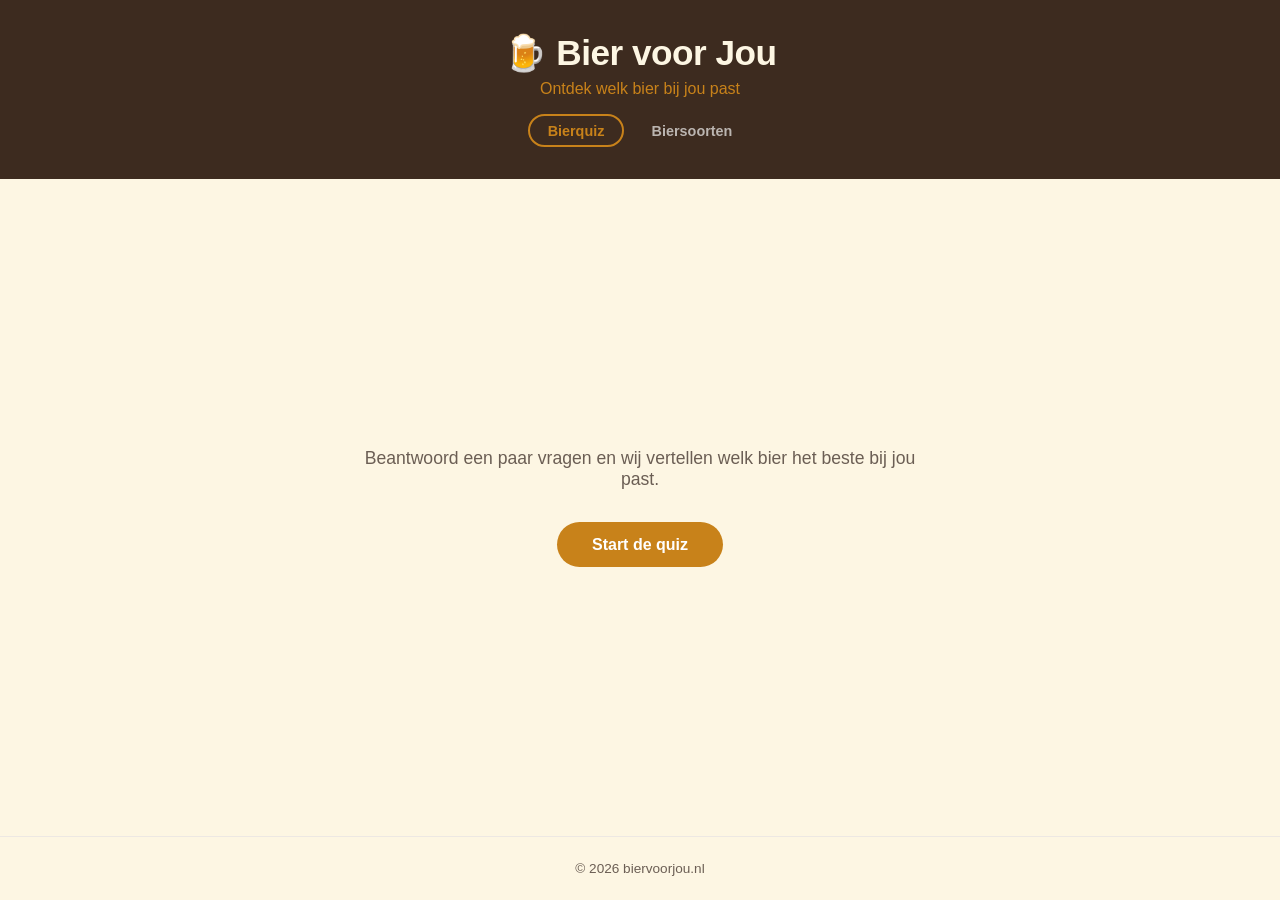
<file: index.html>
<!DOCTYPE html>
<html lang="nl">
<head>
  <meta charset="UTF-8" />
  <meta name="viewport" content="width=device-width, initial-scale=1.0" />
  <title>Bier voor Jou</title>
  <link rel="stylesheet" href="style.css" />
</head>
<body>
  <header>
    <h1><a href="index.html">🍺 Bier voor Jou</a></h1>
    <p class="tagline">Ontdek welk bier bij jou past</p>
    <nav>
      <a href="index.html" class="nav-link active">Bierquiz</a>
      <a href="biersoorten.html" class="nav-link">Biersoorten</a>
    </nav>
  </header>

  <main>
    <section id="intro">
      <p>Beantwoord een paar vragen en wij vertellen welk bier het beste bij jou past.</p>
      <button id="start-btn" class="btn-primary">Start de quiz</button>
    </section>

    <section id="quiz" class="hidden">
      <div id="progress">
        <span id="progress-text">Vraag 1 van 5</span>
        <div id="progress-bar"><div id="progress-fill"></div></div>
      </div>
      <div id="question-block">
        <h2 id="question-text"></h2>
        <div id="options"></div>
      </div>
    </section>

    <section id="result" class="hidden">
      <h2>Jouw bier is:</h2>
      <div id="result-card">
        <div id="result-icon"></div>
        <h3 id="result-name"></h3>
        <p id="result-description"></p>
        <p id="result-examples" class="examples"></p>
        <a id="result-more-link" href="#" class="result-more hidden">Lees meer over dit biertype →</a>
      </div>
      <button id="restart-btn" class="btn-secondary">Doe de quiz opnieuw</button>
    </section>
  </main>

  <footer>
    <p>© 2026 biervoorjou.nl</p>
  </footer>

  <script src="quiz.js"></script>
</body>
</html>
</file>
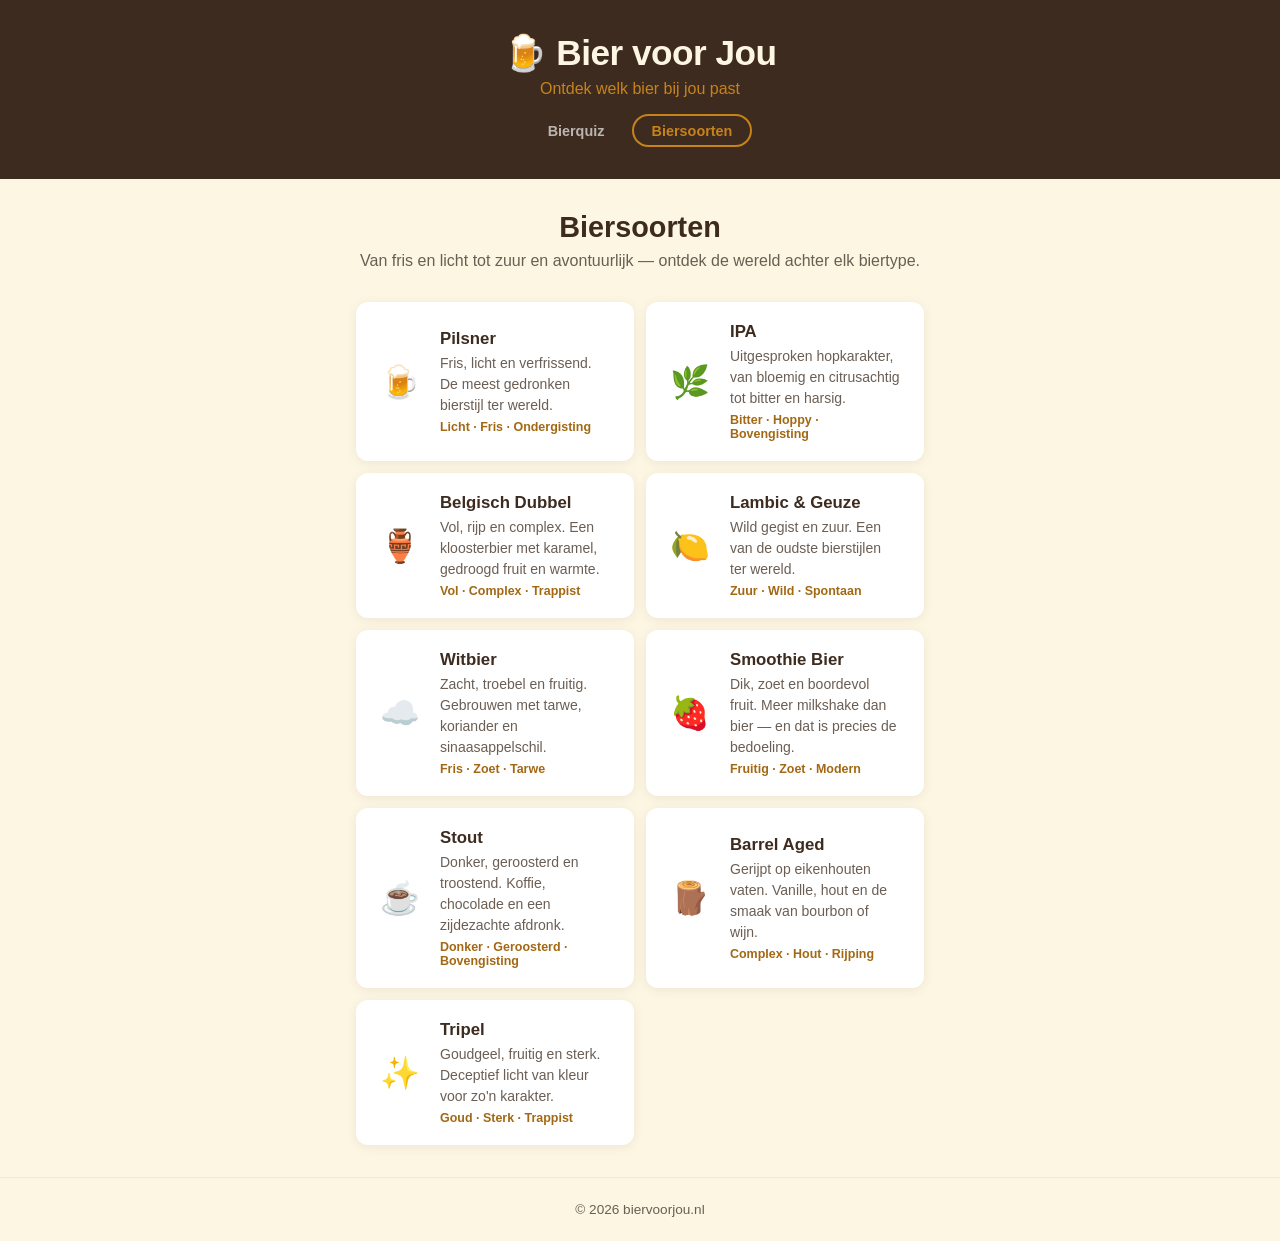
<file: biersoorten.html>
<!DOCTYPE html>
<html lang="nl">
<head>
  <meta charset="UTF-8" />
  <meta name="viewport" content="width=device-width, initial-scale=1.0" />
  <title>Biersoorten — Bier voor Jou</title>
  <link rel="stylesheet" href="style.css" />
</head>
<body>
  <header>
    <h1><a href="index.html">🍺 Bier voor Jou</a></h1>
    <p class="tagline">Ontdek welk bier bij jou past</p>
    <nav>
      <a href="index.html" class="nav-link">Bierquiz</a>
      <a href="biersoorten.html" class="nav-link active">Biersoorten</a>
    </nav>
  </header>

  <main class="main-wide">
    <h2 class="page-title">Biersoorten</h2>
    <p class="page-intro">Van fris en licht tot zuur en avontuurlijk — ontdek de wereld achter elk biertype.</p>

    <div class="beer-grid">
      <a href="biersoorten/pilsner.html" class="beer-card">
        <div class="beer-card-icon">🍺</div>
        <div class="beer-card-body">
          <h3>Pilsner</h3>
          <p>Fris, licht en verfrissend. De meest gedronken bierstijl ter wereld.</p>
          <span class="beer-card-tags">Licht · Fris · Ondergisting</span>
        </div>
      </a>

      <a href="biersoorten/ipa.html" class="beer-card">
        <div class="beer-card-icon">🌿</div>
        <div class="beer-card-body">
          <h3>IPA</h3>
          <p>Uitgesproken hopkarakter, van bloemig en citrusachtig tot bitter en harsig.</p>
          <span class="beer-card-tags">Bitter · Hoppy · Bovengisting</span>
        </div>
      </a>

      <a href="biersoorten/dubbel.html" class="beer-card">
        <div class="beer-card-icon">🏺</div>
        <div class="beer-card-body">
          <h3>Belgisch Dubbel</h3>
          <p>Vol, rijp en complex. Een kloosterbier met karamel, gedroogd fruit en warmte.</p>
          <span class="beer-card-tags">Vol · Complex · Trappist</span>
        </div>
      </a>

      <a href="biersoorten/geuze.html" class="beer-card">
        <div class="beer-card-icon">🍋</div>
        <div class="beer-card-body">
          <h3>Lambic &amp; Geuze</h3>
          <p>Wild gegist en zuur. Een van de oudste bierstijlen ter wereld.</p>
          <span class="beer-card-tags">Zuur · Wild · Spontaan</span>
        </div>
      </a>

      <a href="biersoorten/witbier.html" class="beer-card">
        <div class="beer-card-icon">☁️</div>
        <div class="beer-card-body">
          <h3>Witbier</h3>
          <p>Zacht, troebel en fruitig. Gebrouwen met tarwe, koriander en sinaasappelschil.</p>
          <span class="beer-card-tags">Fris · Zoet · Tarwe</span>
        </div>
      </a>

      <a href="biersoorten/smoothie.html" class="beer-card">
        <div class="beer-card-icon">🍓</div>
        <div class="beer-card-body">
          <h3>Smoothie Bier</h3>
          <p>Dik, zoet en boordevol fruit. Meer milkshake dan bier — en dat is precies de bedoeling.</p>
          <span class="beer-card-tags">Fruitig · Zoet · Modern</span>
        </div>
      </a>

      <a href="biersoorten/stout.html" class="beer-card">
        <div class="beer-card-icon">☕</div>
        <div class="beer-card-body">
          <h3>Stout</h3>
          <p>Donker, geroosterd en troostend. Koffie, chocolade en een zijdezachte afdronk.</p>
          <span class="beer-card-tags">Donker · Geroosterd · Bovengisting</span>
        </div>
      </a>

      <a href="biersoorten/barrel.html" class="beer-card">
        <div class="beer-card-icon">🪵</div>
        <div class="beer-card-body">
          <h3>Barrel Aged</h3>
          <p>Gerijpt op eikenhouten vaten. Vanille, hout en de smaak van bourbon of wijn.</p>
          <span class="beer-card-tags">Complex · Hout · Rijping</span>
        </div>
      </a>

      <a href="biersoorten/tripel.html" class="beer-card">
        <div class="beer-card-icon">✨</div>
        <div class="beer-card-body">
          <h3>Tripel</h3>
          <p>Goudgeel, fruitig en sterk. Deceptief licht van kleur voor zo'n karakter.</p>
          <span class="beer-card-tags">Goud · Sterk · Trappist</span>
        </div>
      </a>
    </div>
  </main>

  <footer>
    <p>© 2026 biervoorjou.nl</p>
  </footer>
</body>
</html>
</file>
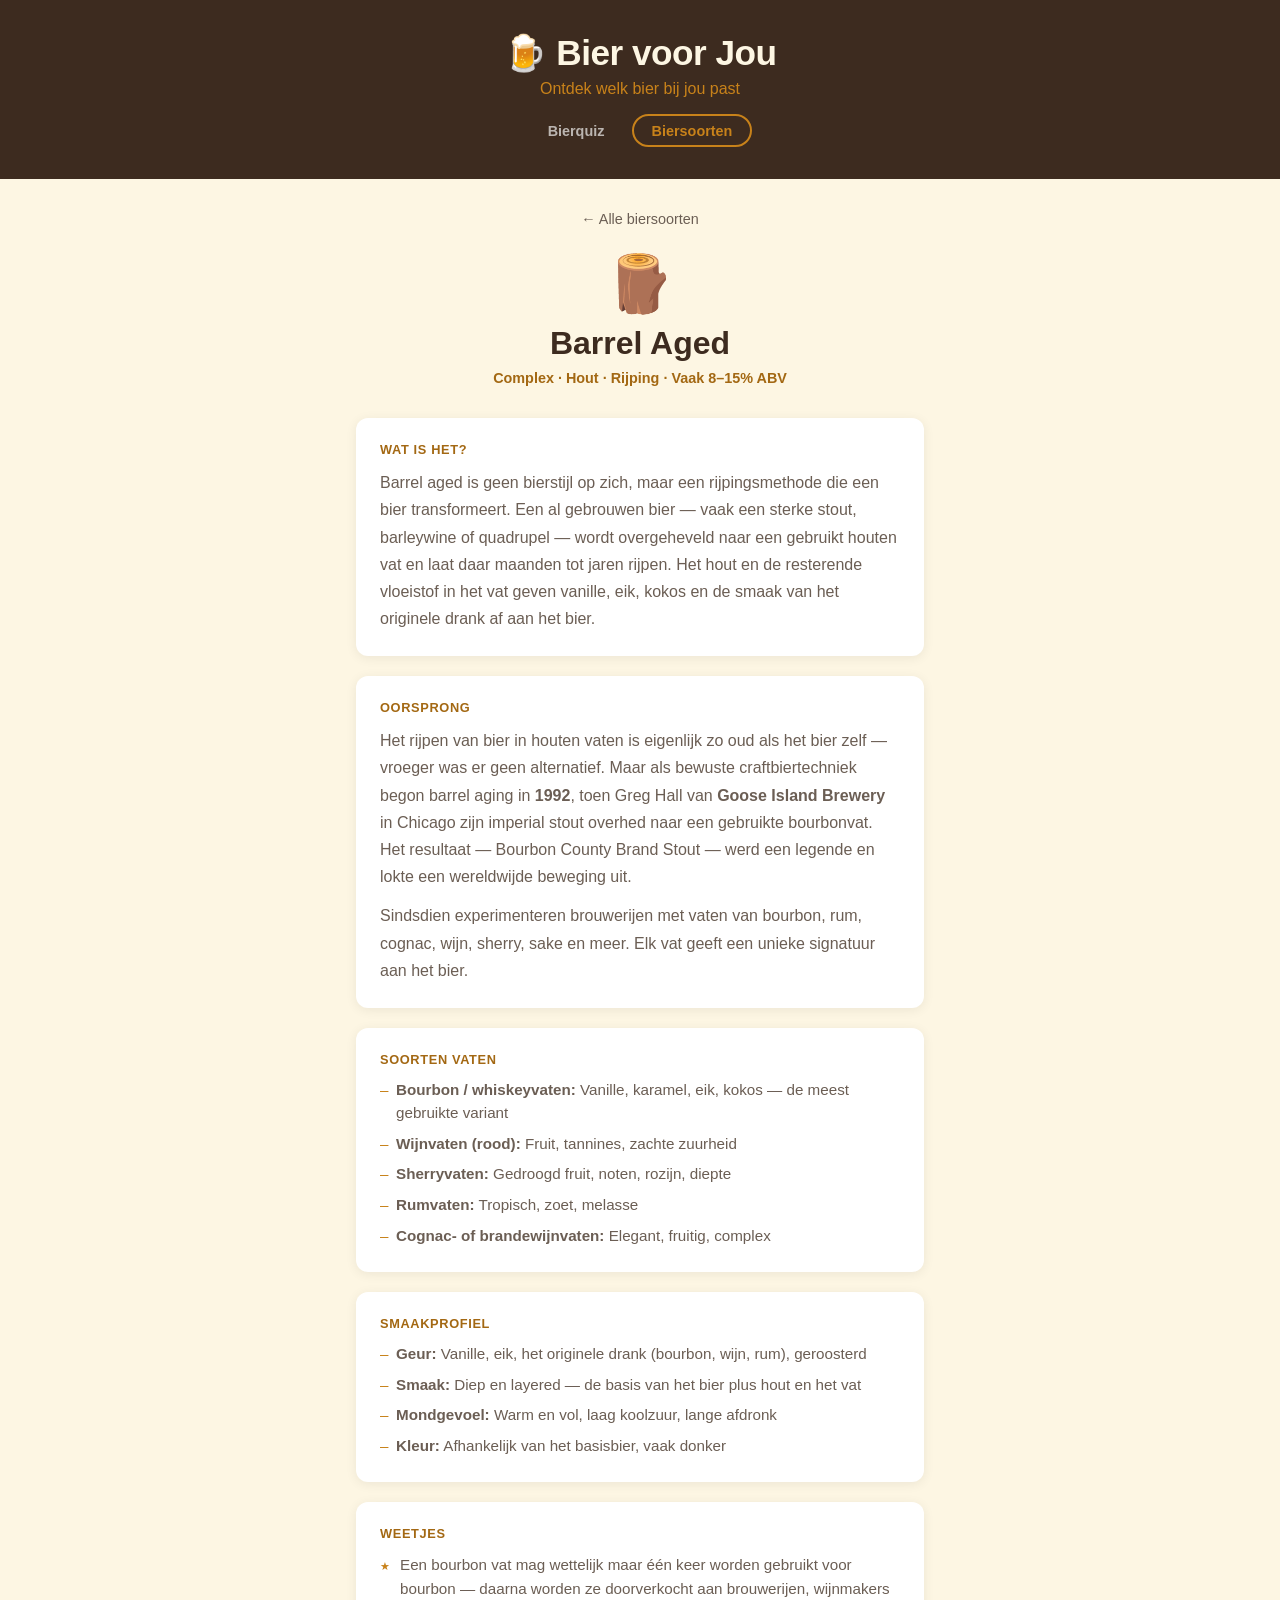
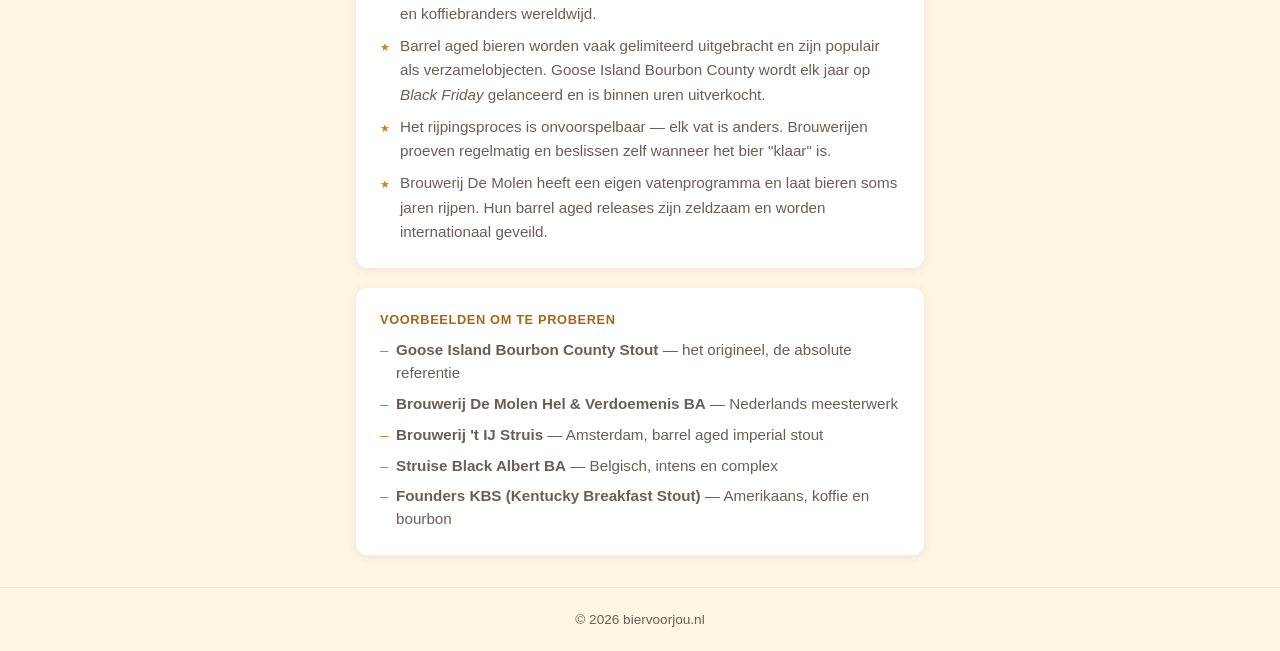
<file: biersoorten/barrel.html>
<!DOCTYPE html>
<html lang="nl">
<head>
  <meta charset="UTF-8" />
  <meta name="viewport" content="width=device-width, initial-scale=1.0" />
  <title>Barrel Aged — Bier voor Jou</title>
  <link rel="stylesheet" href="../style.css" />
</head>
<body>
  <header>
    <h1><a href="../index.html">🍺 Bier voor Jou</a></h1>
    <p class="tagline">Ontdek welk bier bij jou past</p>
    <nav>
      <a href="../index.html" class="nav-link">Bierquiz</a>
      <a href="../biersoorten.html" class="nav-link active">Biersoorten</a>
    </nav>
  </header>

  <main class="main-wide">
    <a href="../biersoorten.html" class="breadcrumb">← Alle biersoorten</a>

    <div class="beer-hero">
      <div class="beer-hero-icon">🪵</div>
      <h2>Barrel Aged</h2>
      <p class="beer-hero-tags">Complex · Hout · Rijping · Vaak 8–15% ABV</p>
    </div>

    <div class="beer-content">
      <div class="beer-section">
        <h3>Wat is het?</h3>
        <p>Barrel aged is geen bierstijl op zich, maar een rijpingsmethode die een bier transformeert. Een al gebrouwen bier — vaak een sterke stout, barleywine of quadrupel — wordt overgeheveld naar een gebruikt houten vat en laat daar maanden tot jaren rijpen. Het hout en de resterende vloeistof in het vat geven vanille, eik, kokos en de smaak van het originele drank af aan het bier.</p>
      </div>

      <div class="beer-section">
        <h3>Oorsprong</h3>
        <p>Het rijpen van bier in houten vaten is eigenlijk zo oud als het bier zelf — vroeger was er geen alternatief. Maar als bewuste craftbiertechniek begon barrel aging in <strong>1992</strong>, toen Greg Hall van <strong>Goose Island Brewery</strong> in Chicago zijn imperial stout overhed naar een gebruikte bourbonvat. Het resultaat — Bourbon County Brand Stout — werd een legende en lokte een wereldwijde beweging uit.</p>
        <p>Sindsdien experimenteren brouwerijen met vaten van bourbon, rum, cognac, wijn, sherry, sake en meer. Elk vat geeft een unieke signatuur aan het bier.</p>
      </div>

      <div class="beer-section">
        <h3>Soorten vaten</h3>
        <ul class="taste-list">
          <li><strong>Bourbon / whiskeyvaten:</strong> Vanille, karamel, eik, kokos — de meest gebruikte variant</li>
          <li><strong>Wijnvaten (rood):</strong> Fruit, tannines, zachte zuurheid</li>
          <li><strong>Sherryvaten:</strong> Gedroogd fruit, noten, rozijn, diepte</li>
          <li><strong>Rumvaten:</strong> Tropisch, zoet, melasse</li>
          <li><strong>Cognac- of brandewijnvaten:</strong> Elegant, fruitig, complex</li>
        </ul>
      </div>

      <div class="beer-section">
        <h3>Smaakprofiel</h3>
        <ul class="taste-list">
          <li><strong>Geur:</strong> Vanille, eik, het originele drank (bourbon, wijn, rum), geroosterd</li>
          <li><strong>Smaak:</strong> Diep en layered — de basis van het bier plus hout en het vat</li>
          <li><strong>Mondgevoel:</strong> Warm en vol, laag koolzuur, lange afdronk</li>
          <li><strong>Kleur:</strong> Afhankelijk van het basisbier, vaak donker</li>
        </ul>
      </div>

      <div class="beer-section">
        <h3>Weetjes</h3>
        <ul class="facts-list">
          <li>Een bourbon vat mag wettelijk maar één keer worden gebruikt voor bourbon — daarna worden ze doorverkocht aan brouwerijen, wijnmakers en koffiebranders wereldwijd.</li>
          <li>Barrel aged bieren worden vaak gelimiteerd uitgebracht en zijn populair als verzamelobjecten. Goose Island Bourbon County wordt elk jaar op <em>Black Friday</em> gelanceerd en is binnen uren uitverkocht.</li>
          <li>Het rijpingsproces is onvoorspelbaar — elk vat is anders. Brouwerijen proeven regelmatig en beslissen zelf wanneer het bier "klaar" is.</li>
          <li>Brouwerij De Molen heeft een eigen vatenprogramma en laat bieren soms jaren rijpen. Hun barrel aged releases zijn zeldzaam en worden internationaal geveild.</li>
        </ul>
      </div>

      <div class="beer-section">
        <h3>Voorbeelden om te proberen</h3>
        <ul class="examples-list">
          <li><strong>Goose Island Bourbon County Stout</strong> — het origineel, de absolute referentie</li>
          <li><strong>Brouwerij De Molen Hel &amp; Verdoemenis BA</strong> — Nederlands meesterwerk</li>
          <li><strong>Brouwerij 't IJ Struis</strong> — Amsterdam, barrel aged imperial stout</li>
          <li><strong>Struise Black Albert BA</strong> — Belgisch, intens en complex</li>
          <li><strong>Founders KBS (Kentucky Breakfast Stout)</strong> — Amerikaans, koffie en bourbon</li>
        </ul>
      </div>
    </div>
  </main>

  <footer>
    <p>© 2026 biervoorjou.nl</p>
  </footer>
</body>
</html>
</file>
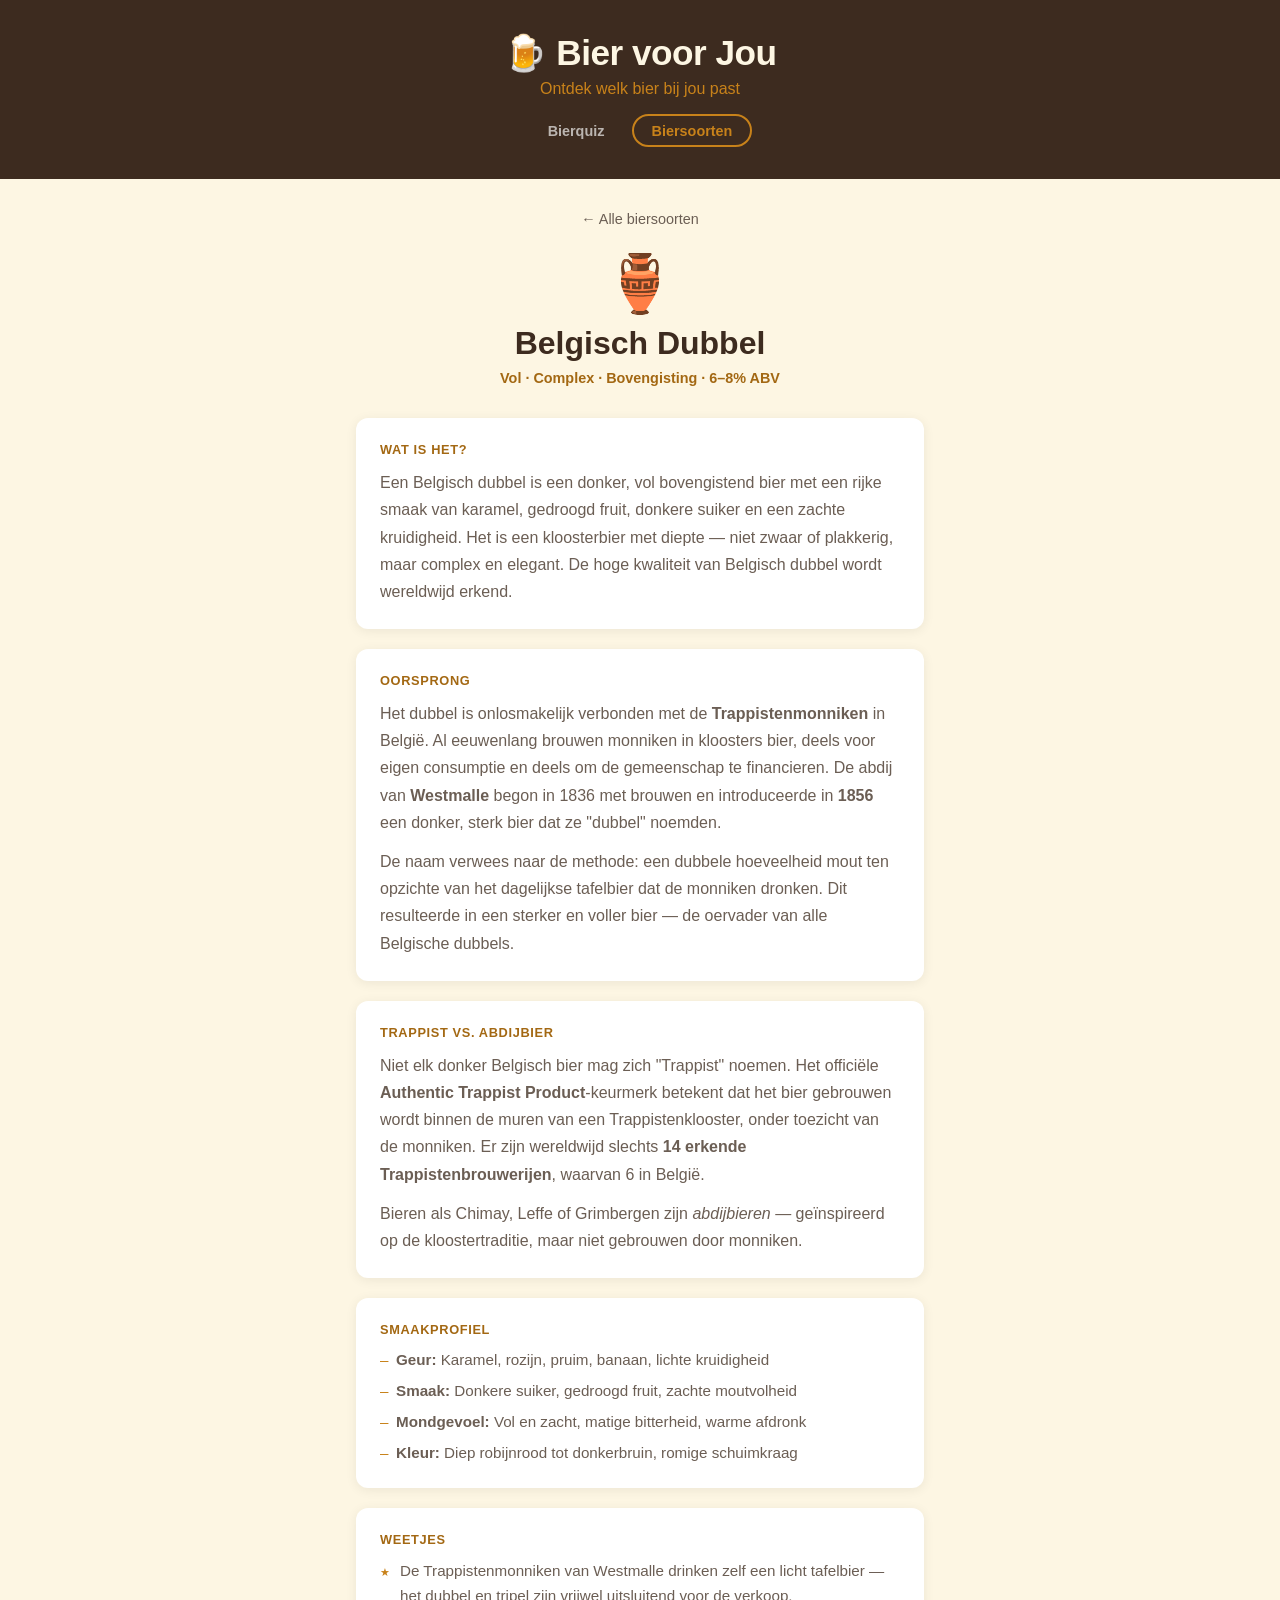
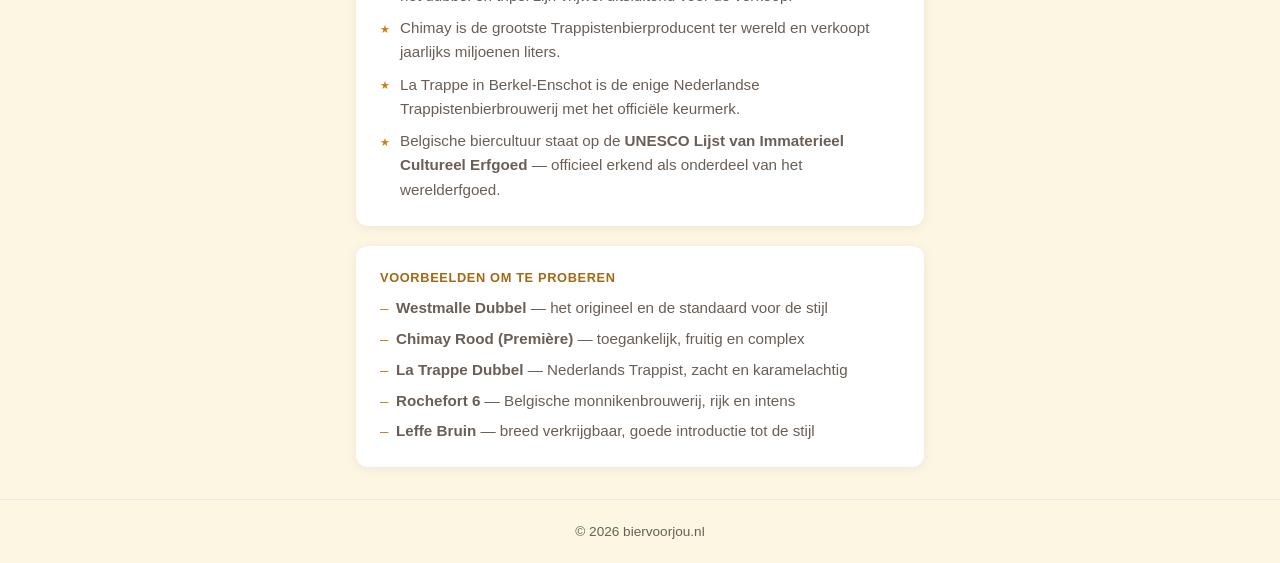
<file: biersoorten/dubbel.html>
<!DOCTYPE html>
<html lang="nl">
<head>
  <meta charset="UTF-8" />
  <meta name="viewport" content="width=device-width, initial-scale=1.0" />
  <title>Belgisch Dubbel — Bier voor Jou</title>
  <link rel="stylesheet" href="../style.css" />
</head>
<body>
  <header>
    <h1><a href="../index.html">🍺 Bier voor Jou</a></h1>
    <p class="tagline">Ontdek welk bier bij jou past</p>
    <nav>
      <a href="../index.html" class="nav-link">Bierquiz</a>
      <a href="../biersoorten.html" class="nav-link active">Biersoorten</a>
    </nav>
  </header>

  <main class="main-wide">
    <a href="../biersoorten.html" class="breadcrumb">← Alle biersoorten</a>

    <div class="beer-hero">
      <div class="beer-hero-icon">🏺</div>
      <h2>Belgisch Dubbel</h2>
      <p class="beer-hero-tags">Vol · Complex · Bovengisting · 6–8% ABV</p>
    </div>

    <div class="beer-content">
      <div class="beer-section">
        <h3>Wat is het?</h3>
        <p>Een Belgisch dubbel is een donker, vol bovengistend bier met een rijke smaak van karamel, gedroogd fruit, donkere suiker en een zachte kruidigheid. Het is een kloosterbier met diepte — niet zwaar of plakkerig, maar complex en elegant. De hoge kwaliteit van Belgisch dubbel wordt wereldwijd erkend.</p>
      </div>

      <div class="beer-section">
        <h3>Oorsprong</h3>
        <p>Het dubbel is onlosmakelijk verbonden met de <strong>Trappistenmonniken</strong> in België. Al eeuwenlang brouwen monniken in kloosters bier, deels voor eigen consumptie en deels om de gemeenschap te financieren. De abdij van <strong>Westmalle</strong> begon in 1836 met brouwen en introduceerde in <strong>1856</strong> een donker, sterk bier dat ze "dubbel" noemden.</p>
        <p>De naam verwees naar de methode: een dubbele hoeveelheid mout ten opzichte van het dagelijkse tafelbier dat de monniken dronken. Dit resulteerde in een sterker en voller bier — de oervader van alle Belgische dubbels.</p>
      </div>

      <div class="beer-section">
        <h3>Trappist vs. abdijbier</h3>
        <p>Niet elk donker Belgisch bier mag zich "Trappist" noemen. Het officiële <strong>Authentic Trappist Product</strong>-keurmerk betekent dat het bier gebrouwen wordt binnen de muren van een Trappistenklooster, onder toezicht van de monniken. Er zijn wereldwijd slechts <strong>14 erkende Trappistenbrouwerijen</strong>, waarvan 6 in België.</p>
        <p>Bieren als Chimay, Leffe of Grimbergen zijn <em>abdijbieren</em> — geïnspireerd op de kloostertraditie, maar niet gebrouwen door monniken.</p>
      </div>

      <div class="beer-section">
        <h3>Smaakprofiel</h3>
        <ul class="taste-list">
          <li><strong>Geur:</strong> Karamel, rozijn, pruim, banaan, lichte kruidigheid</li>
          <li><strong>Smaak:</strong> Donkere suiker, gedroogd fruit, zachte moutvolheid</li>
          <li><strong>Mondgevoel:</strong> Vol en zacht, matige bitterheid, warme afdronk</li>
          <li><strong>Kleur:</strong> Diep robijnrood tot donkerbruin, romige schuimkraag</li>
        </ul>
      </div>

      <div class="beer-section">
        <h3>Weetjes</h3>
        <ul class="facts-list">
          <li>De Trappistenmonniken van Westmalle drinken zelf een licht tafelbier — het dubbel en tripel zijn vrijwel uitsluitend voor de verkoop.</li>
          <li>Chimay is de grootste Trappistenbierproducent ter wereld en verkoopt jaarlijks miljoenen liters.</li>
          <li>La Trappe in Berkel-Enschot is de enige Nederlandse Trappistenbierbrouwerij met het officiële keurmerk.</li>
          <li>Belgische biercultuur staat op de <strong>UNESCO Lijst van Immaterieel Cultureel Erfgoed</strong> — officieel erkend als onderdeel van het werelderfgoed.</li>
        </ul>
      </div>

      <div class="beer-section">
        <h3>Voorbeelden om te proberen</h3>
        <ul class="examples-list">
          <li><strong>Westmalle Dubbel</strong> — het origineel en de standaard voor de stijl</li>
          <li><strong>Chimay Rood (Première)</strong> — toegankelijk, fruitig en complex</li>
          <li><strong>La Trappe Dubbel</strong> — Nederlands Trappist, zacht en karamelachtig</li>
          <li><strong>Rochefort 6</strong> — Belgische monnikenbrouwerij, rijk en intens</li>
          <li><strong>Leffe Bruin</strong> — breed verkrijgbaar, goede introductie tot de stijl</li>
        </ul>
      </div>
    </div>
  </main>

  <footer>
    <p>© 2026 biervoorjou.nl</p>
  </footer>
</body>
</html>
</file>
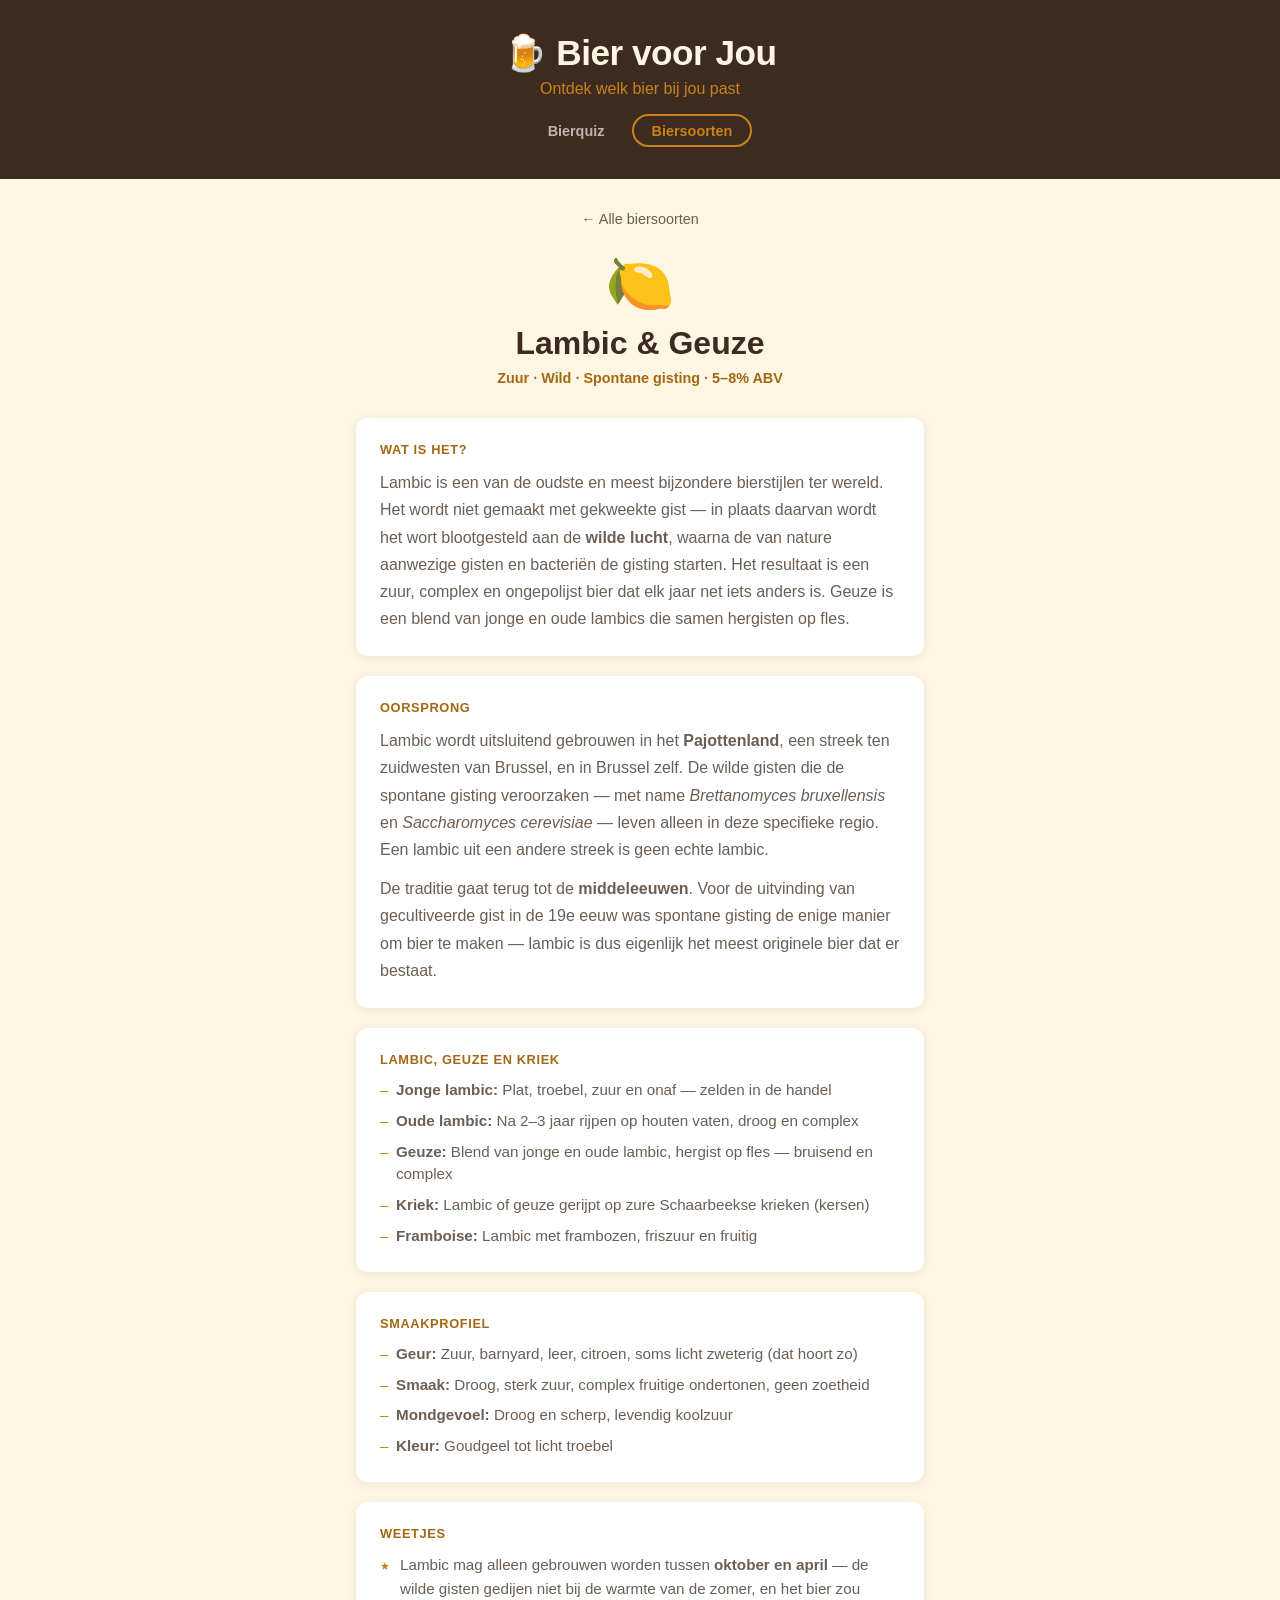
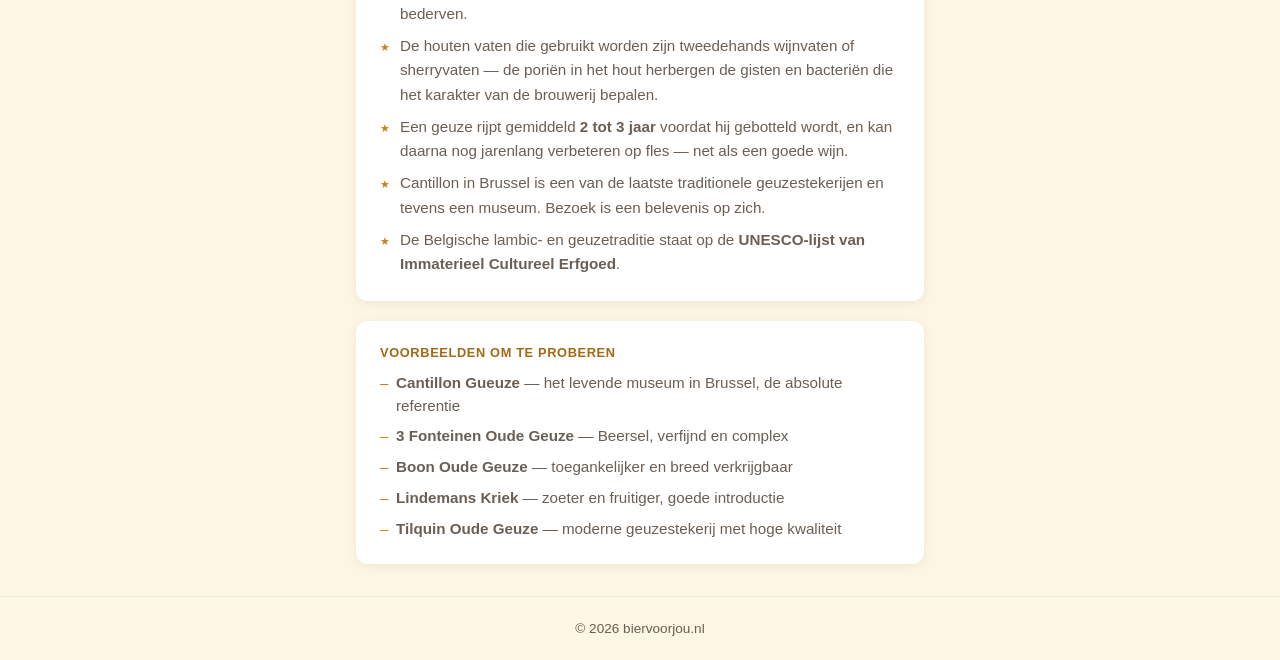
<file: biersoorten/geuze.html>
<!DOCTYPE html>
<html lang="nl">
<head>
  <meta charset="UTF-8" />
  <meta name="viewport" content="width=device-width, initial-scale=1.0" />
  <title>Lambic &amp; Geuze — Bier voor Jou</title>
  <link rel="stylesheet" href="../style.css" />
</head>
<body>
  <header>
    <h1><a href="../index.html">🍺 Bier voor Jou</a></h1>
    <p class="tagline">Ontdek welk bier bij jou past</p>
    <nav>
      <a href="../index.html" class="nav-link">Bierquiz</a>
      <a href="../biersoorten.html" class="nav-link active">Biersoorten</a>
    </nav>
  </header>

  <main class="main-wide">
    <a href="../biersoorten.html" class="breadcrumb">← Alle biersoorten</a>

    <div class="beer-hero">
      <div class="beer-hero-icon">🍋</div>
      <h2>Lambic &amp; Geuze</h2>
      <p class="beer-hero-tags">Zuur · Wild · Spontane gisting · 5–8% ABV</p>
    </div>

    <div class="beer-content">
      <div class="beer-section">
        <h3>Wat is het?</h3>
        <p>Lambic is een van de oudste en meest bijzondere bierstijlen ter wereld. Het wordt niet gemaakt met gekweekte gist — in plaats daarvan wordt het wort blootgesteld aan de <strong>wilde lucht</strong>, waarna de van nature aanwezige gisten en bacteriën de gisting starten. Het resultaat is een zuur, complex en ongepolijst bier dat elk jaar net iets anders is. Geuze is een blend van jonge en oude lambics die samen hergisten op fles.</p>
      </div>

      <div class="beer-section">
        <h3>Oorsprong</h3>
        <p>Lambic wordt uitsluitend gebrouwen in het <strong>Pajottenland</strong>, een streek ten zuidwesten van Brussel, en in Brussel zelf. De wilde gisten die de spontane gisting veroorzaken — met name <em>Brettanomyces bruxellensis</em> en <em>Saccharomyces cerevisiae</em> — leven alleen in deze specifieke regio. Een lambic uit een andere streek is geen echte lambic.</p>
        <p>De traditie gaat terug tot de <strong>middeleeuwen</strong>. Voor de uitvinding van gecultiveerde gist in de 19e eeuw was spontane gisting de enige manier om bier te maken — lambic is dus eigenlijk het meest originele bier dat er bestaat.</p>
      </div>

      <div class="beer-section">
        <h3>Lambic, Geuze en Kriek</h3>
        <ul class="taste-list">
          <li><strong>Jonge lambic:</strong> Plat, troebel, zuur en onaf — zelden in de handel</li>
          <li><strong>Oude lambic:</strong> Na 2–3 jaar rijpen op houten vaten, droog en complex</li>
          <li><strong>Geuze:</strong> Blend van jonge en oude lambic, hergist op fles — bruisend en complex</li>
          <li><strong>Kriek:</strong> Lambic of geuze gerijpt op zure Schaarbeekse krieken (kersen)</li>
          <li><strong>Framboise:</strong> Lambic met frambozen, friszuur en fruitig</li>
        </ul>
      </div>

      <div class="beer-section">
        <h3>Smaakprofiel</h3>
        <ul class="taste-list">
          <li><strong>Geur:</strong> Zuur, barnyard, leer, citroen, soms licht zweterig (dat hoort zo)</li>
          <li><strong>Smaak:</strong> Droog, sterk zuur, complex fruitige ondertonen, geen zoetheid</li>
          <li><strong>Mondgevoel:</strong> Droog en scherp, levendig koolzuur</li>
          <li><strong>Kleur:</strong> Goudgeel tot licht troebel</li>
        </ul>
      </div>

      <div class="beer-section">
        <h3>Weetjes</h3>
        <ul class="facts-list">
          <li>Lambic mag alleen gebrouwen worden tussen <strong>oktober en april</strong> — de wilde gisten gedijen niet bij de warmte van de zomer, en het bier zou bederven.</li>
          <li>De houten vaten die gebruikt worden zijn tweedehands wijnvaten of sherryvaten — de poriën in het hout herbergen de gisten en bacteriën die het karakter van de brouwerij bepalen.</li>
          <li>Een geuze rijpt gemiddeld <strong>2 tot 3 jaar</strong> voordat hij gebotteld wordt, en kan daarna nog jarenlang verbeteren op fles — net als een goede wijn.</li>
          <li>Cantillon in Brussel is een van de laatste traditionele geuzestekerijen en tevens een museum. Bezoek is een belevenis op zich.</li>
          <li>De Belgische lambic- en geuzetraditie staat op de <strong>UNESCO-lijst van Immaterieel Cultureel Erfgoed</strong>.</li>
        </ul>
      </div>

      <div class="beer-section">
        <h3>Voorbeelden om te proberen</h3>
        <ul class="examples-list">
          <li><strong>Cantillon Gueuze</strong> — het levende museum in Brussel, de absolute referentie</li>
          <li><strong>3 Fonteinen Oude Geuze</strong> — Beersel, verfijnd en complex</li>
          <li><strong>Boon Oude Geuze</strong> — toegankelijker en breed verkrijgbaar</li>
          <li><strong>Lindemans Kriek</strong> — zoeter en fruitiger, goede introductie</li>
          <li><strong>Tilquin Oude Geuze</strong> — moderne geuzestekerij met hoge kwaliteit</li>
        </ul>
      </div>
    </div>
  </main>

  <footer>
    <p>© 2026 biervoorjou.nl</p>
  </footer>
</body>
</html>
</file>
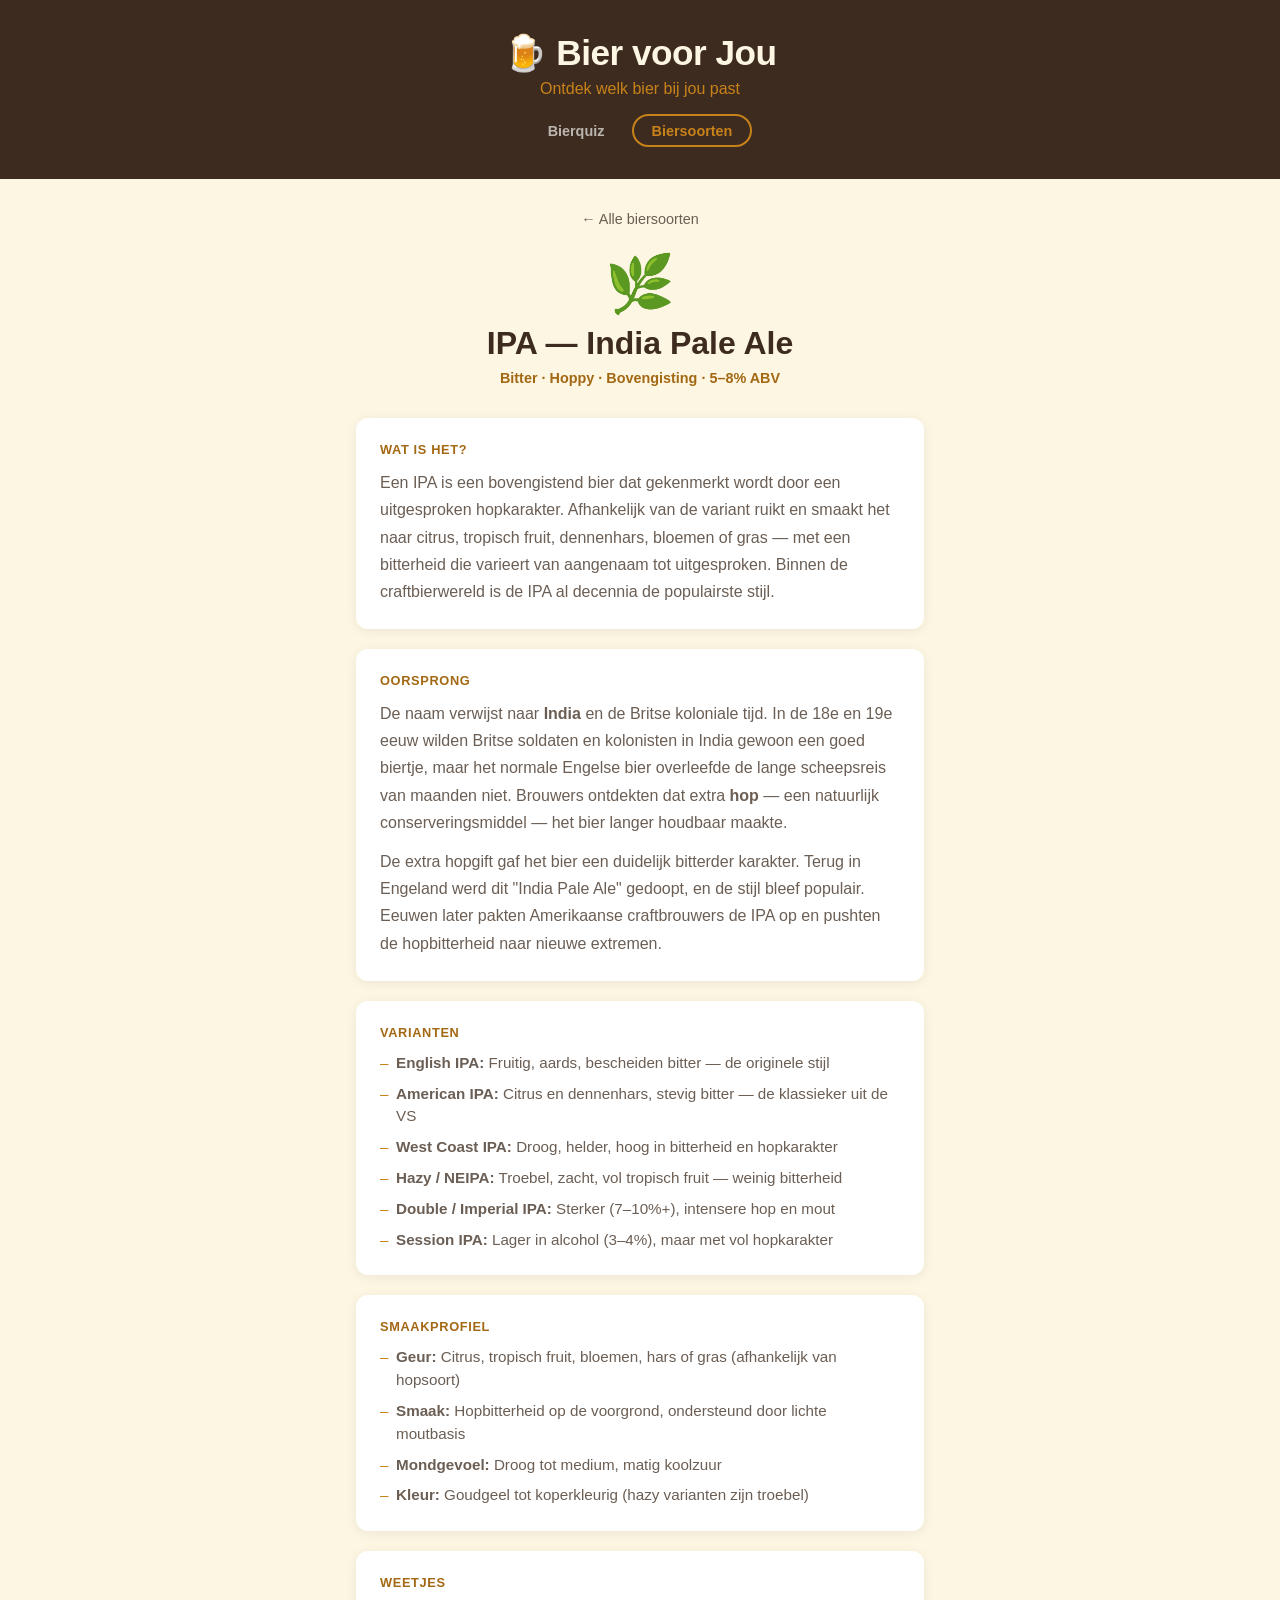
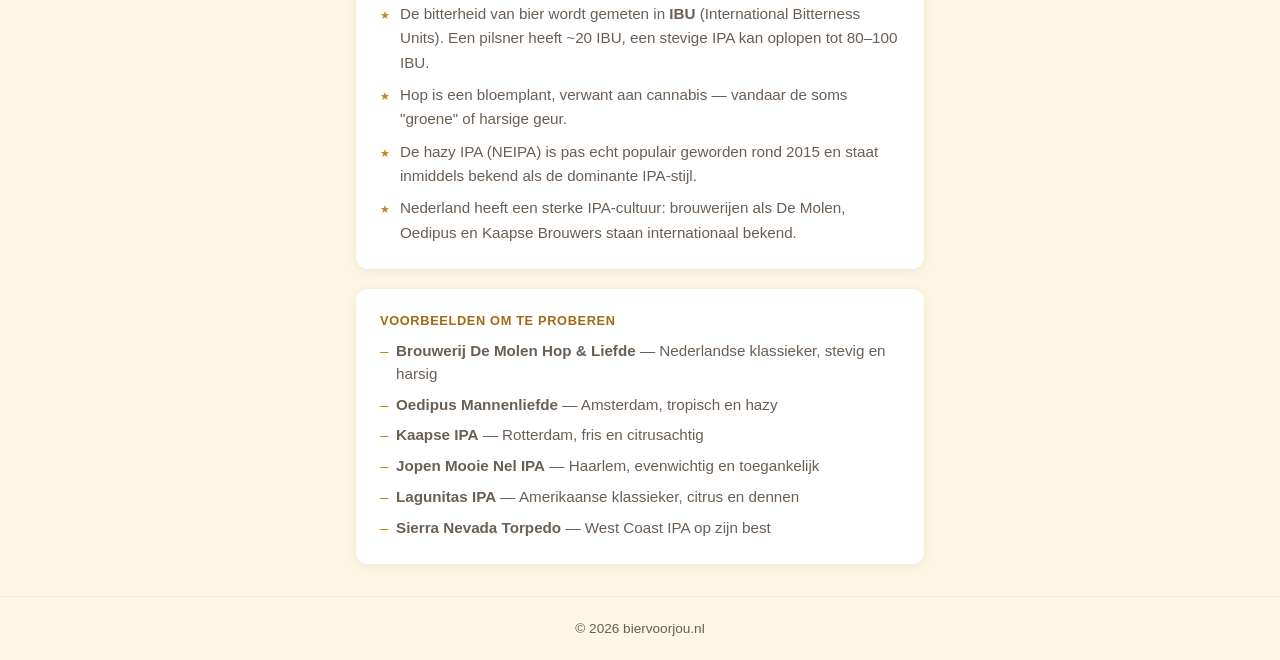
<file: biersoorten/ipa.html>
<!DOCTYPE html>
<html lang="nl">
<head>
  <meta charset="UTF-8" />
  <meta name="viewport" content="width=device-width, initial-scale=1.0" />
  <title>IPA — Bier voor Jou</title>
  <link rel="stylesheet" href="../style.css" />
</head>
<body>
  <header>
    <h1><a href="../index.html">🍺 Bier voor Jou</a></h1>
    <p class="tagline">Ontdek welk bier bij jou past</p>
    <nav>
      <a href="../index.html" class="nav-link">Bierquiz</a>
      <a href="../biersoorten.html" class="nav-link active">Biersoorten</a>
    </nav>
  </header>

  <main class="main-wide">
    <a href="../biersoorten.html" class="breadcrumb">← Alle biersoorten</a>

    <div class="beer-hero">
      <div class="beer-hero-icon">🌿</div>
      <h2>IPA — India Pale Ale</h2>
      <p class="beer-hero-tags">Bitter · Hoppy · Bovengisting · 5–8% ABV</p>
    </div>

    <div class="beer-content">
      <div class="beer-section">
        <h3>Wat is het?</h3>
        <p>Een IPA is een bovengistend bier dat gekenmerkt wordt door een uitgesproken hopkarakter. Afhankelijk van de variant ruikt en smaakt het naar citrus, tropisch fruit, dennenhars, bloemen of gras — met een bitterheid die varieert van aangenaam tot uitgesproken. Binnen de craftbierwereld is de IPA al decennia de populairste stijl.</p>
      </div>

      <div class="beer-section">
        <h3>Oorsprong</h3>
        <p>De naam verwijst naar <strong>India</strong> en de Britse koloniale tijd. In de 18e en 19e eeuw wilden Britse soldaten en kolonisten in India gewoon een goed biertje, maar het normale Engelse bier overleefde de lange scheepsreis van maanden niet. Brouwers ontdekten dat extra <strong>hop</strong> — een natuurlijk conserveringsmiddel — het bier langer houdbaar maakte.</p>
        <p>De extra hopgift gaf het bier een duidelijk bitterder karakter. Terug in Engeland werd dit "India Pale Ale" gedoopt, en de stijl bleef populair. Eeuwen later pakten Amerikaanse craftbrouwers de IPA op en pushten de hopbitterheid naar nieuwe extremen.</p>
      </div>

      <div class="beer-section">
        <h3>Varianten</h3>
        <ul class="taste-list">
          <li><strong>English IPA:</strong> Fruitig, aards, bescheiden bitter — de originele stijl</li>
          <li><strong>American IPA:</strong> Citrus en dennenhars, stevig bitter — de klassieker uit de VS</li>
          <li><strong>West Coast IPA:</strong> Droog, helder, hoog in bitterheid en hopkarakter</li>
          <li><strong>Hazy / NEIPA:</strong> Troebel, zacht, vol tropisch fruit — weinig bitterheid</li>
          <li><strong>Double / Imperial IPA:</strong> Sterker (7–10%+), intensere hop en mout</li>
          <li><strong>Session IPA:</strong> Lager in alcohol (3–4%), maar met vol hopkarakter</li>
        </ul>
      </div>

      <div class="beer-section">
        <h3>Smaakprofiel</h3>
        <ul class="taste-list">
          <li><strong>Geur:</strong> Citrus, tropisch fruit, bloemen, hars of gras (afhankelijk van hopsoort)</li>
          <li><strong>Smaak:</strong> Hopbitterheid op de voorgrond, ondersteund door lichte moutbasis</li>
          <li><strong>Mondgevoel:</strong> Droog tot medium, matig koolzuur</li>
          <li><strong>Kleur:</strong> Goudgeel tot koperkleurig (hazy varianten zijn troebel)</li>
        </ul>
      </div>

      <div class="beer-section">
        <h3>Weetjes</h3>
        <ul class="facts-list">
          <li>De bitterheid van bier wordt gemeten in <strong>IBU</strong> (International Bitterness Units). Een pilsner heeft ~20 IBU, een stevige IPA kan oplopen tot 80–100 IBU.</li>
          <li>Hop is een bloemplant, verwant aan cannabis — vandaar de soms "groene" of harsige geur.</li>
          <li>De hazy IPA (NEIPA) is pas echt populair geworden rond 2015 en staat inmiddels bekend als de dominante IPA-stijl.</li>
          <li>Nederland heeft een sterke IPA-cultuur: brouwerijen als De Molen, Oedipus en Kaapse Brouwers staan internationaal bekend.</li>
        </ul>
      </div>

      <div class="beer-section">
        <h3>Voorbeelden om te proberen</h3>
        <ul class="examples-list">
          <li><strong>Brouwerij De Molen Hop & Liefde</strong> — Nederlandse klassieker, stevig en harsig</li>
          <li><strong>Oedipus Mannenliefde</strong> — Amsterdam, tropisch en hazy</li>
          <li><strong>Kaapse IPA</strong> — Rotterdam, fris en citrusachtig</li>
          <li><strong>Jopen Mooie Nel IPA</strong> — Haarlem, evenwichtig en toegankelijk</li>
          <li><strong>Lagunitas IPA</strong> — Amerikaanse klassieker, citrus en dennen</li>
          <li><strong>Sierra Nevada Torpedo</strong> — West Coast IPA op zijn best</li>
        </ul>
      </div>
    </div>
  </main>

  <footer>
    <p>© 2026 biervoorjou.nl</p>
  </footer>
</body>
</html>
</file>
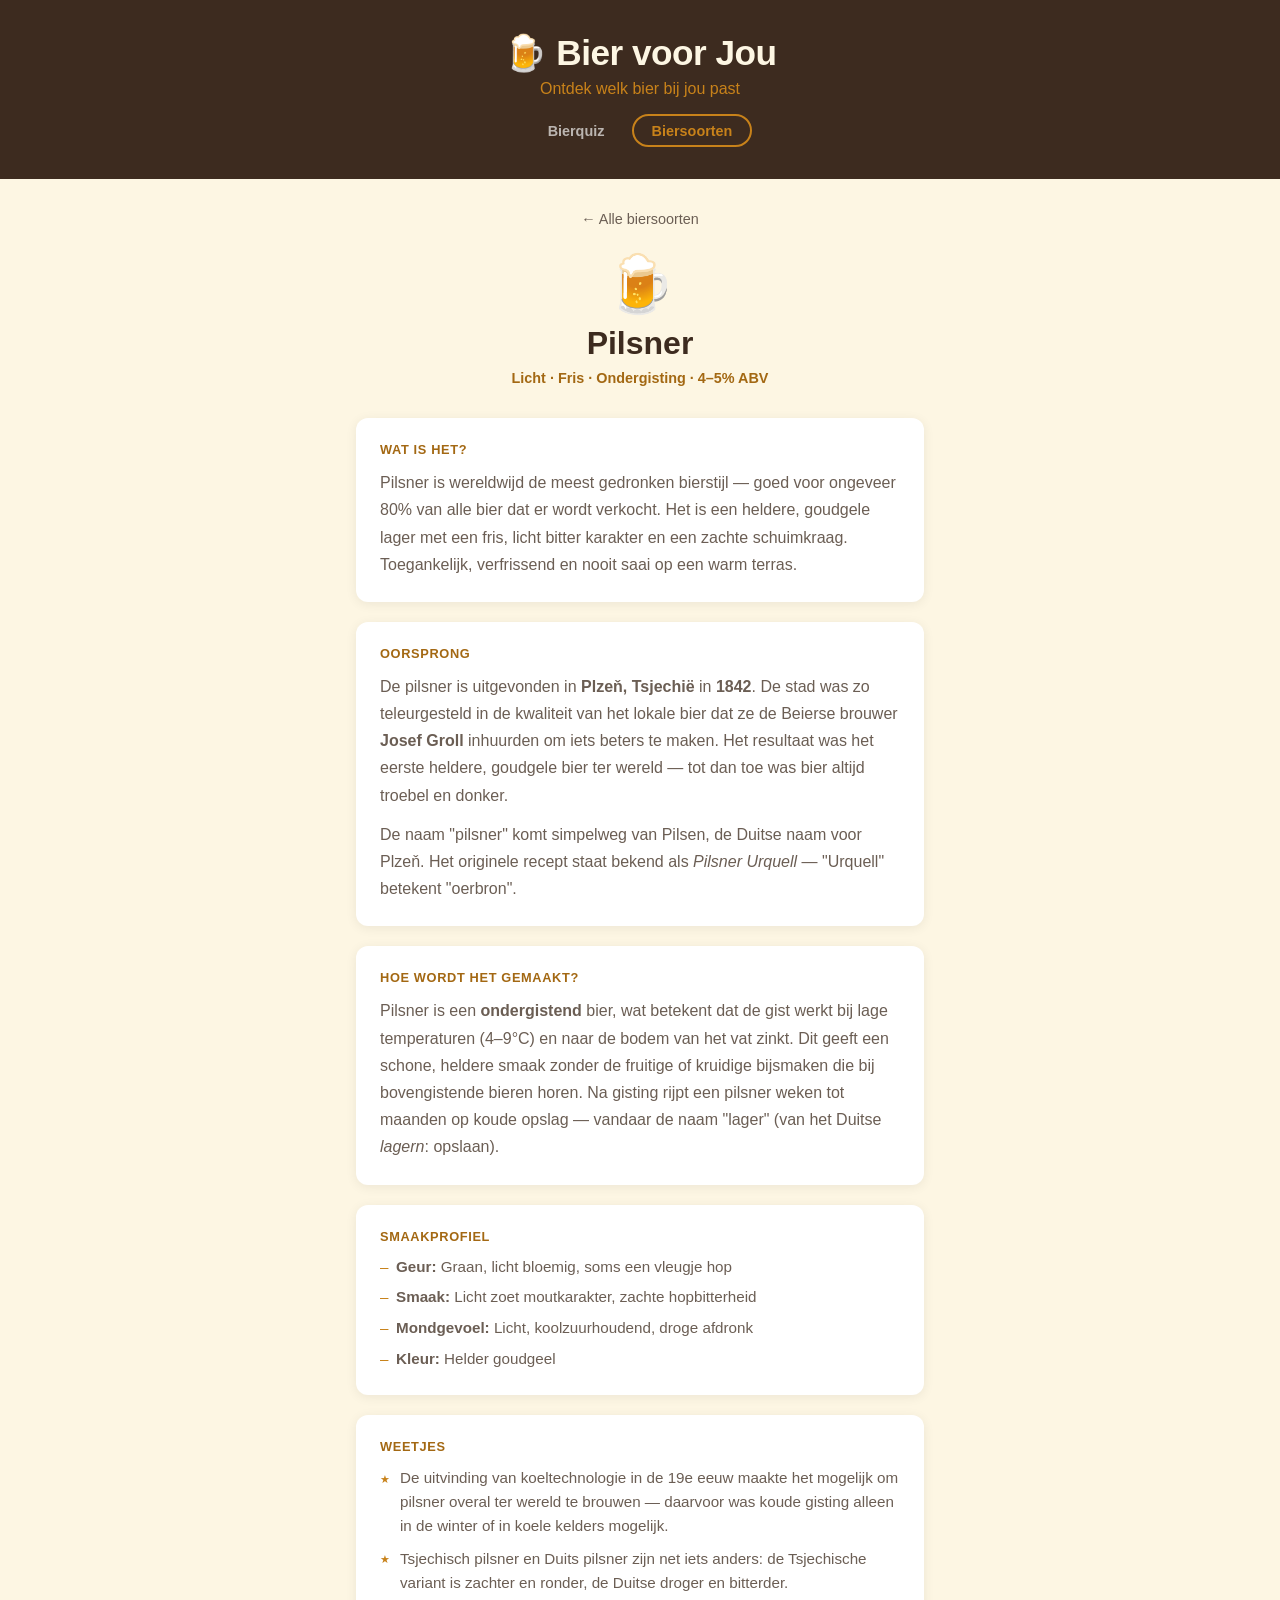
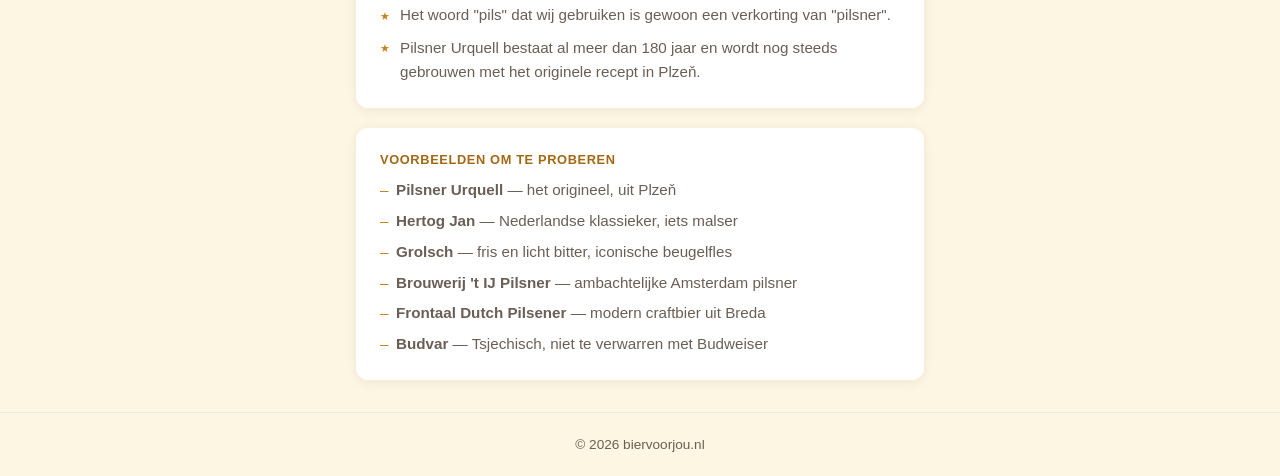
<file: biersoorten/pilsner.html>
<!DOCTYPE html>
<html lang="nl">
<head>
  <meta charset="UTF-8" />
  <meta name="viewport" content="width=device-width, initial-scale=1.0" />
  <title>Pilsner — Bier voor Jou</title>
  <link rel="stylesheet" href="../style.css" />
</head>
<body>
  <header>
    <h1><a href="../index.html">🍺 Bier voor Jou</a></h1>
    <p class="tagline">Ontdek welk bier bij jou past</p>
    <nav>
      <a href="../index.html" class="nav-link">Bierquiz</a>
      <a href="../biersoorten.html" class="nav-link active">Biersoorten</a>
    </nav>
  </header>

  <main class="main-wide">
    <a href="../biersoorten.html" class="breadcrumb">← Alle biersoorten</a>

    <div class="beer-hero">
      <div class="beer-hero-icon">🍺</div>
      <h2>Pilsner</h2>
      <p class="beer-hero-tags">Licht · Fris · Ondergisting · 4–5% ABV</p>
    </div>

    <div class="beer-content">
      <div class="beer-section">
        <h3>Wat is het?</h3>
        <p>Pilsner is wereldwijd de meest gedronken bierstijl — goed voor ongeveer 80% van alle bier dat er wordt verkocht. Het is een heldere, goudgele lager met een fris, licht bitter karakter en een zachte schuimkraag. Toegankelijk, verfrissend en nooit saai op een warm terras.</p>
      </div>

      <div class="beer-section">
        <h3>Oorsprong</h3>
        <p>De pilsner is uitgevonden in <strong>Plzeň, Tsjechië</strong> in <strong>1842</strong>. De stad was zo teleurgesteld in de kwaliteit van het lokale bier dat ze de Beierse brouwer <strong>Josef Groll</strong> inhuurden om iets beters te maken. Het resultaat was het eerste heldere, goudgele bier ter wereld — tot dan toe was bier altijd troebel en donker.</p>
        <p>De naam "pilsner" komt simpelweg van Pilsen, de Duitse naam voor Plzeň. Het originele recept staat bekend als <em>Pilsner Urquell</em> — "Urquell" betekent "oerbron".</p>
      </div>

      <div class="beer-section">
        <h3>Hoe wordt het gemaakt?</h3>
        <p>Pilsner is een <strong>ondergistend</strong> bier, wat betekent dat de gist werkt bij lage temperaturen (4–9°C) en naar de bodem van het vat zinkt. Dit geeft een schone, heldere smaak zonder de fruitige of kruidige bijsmaken die bij bovengistende bieren horen. Na gisting rijpt een pilsner weken tot maanden op koude opslag — vandaar de naam "lager" (van het Duitse <em>lagern</em>: opslaan).</p>
      </div>

      <div class="beer-section">
        <h3>Smaakprofiel</h3>
        <ul class="taste-list">
          <li><strong>Geur:</strong> Graan, licht bloemig, soms een vleugje hop</li>
          <li><strong>Smaak:</strong> Licht zoet moutkarakter, zachte hopbitterheid</li>
          <li><strong>Mondgevoel:</strong> Licht, koolzuurhoudend, droge afdronk</li>
          <li><strong>Kleur:</strong> Helder goudgeel</li>
        </ul>
      </div>

      <div class="beer-section">
        <h3>Weetjes</h3>
        <ul class="facts-list">
          <li>De uitvinding van koeltechnologie in de 19e eeuw maakte het mogelijk om pilsner overal ter wereld te brouwen — daarvoor was koude gisting alleen in de winter of in koele kelders mogelijk.</li>
          <li>Tsjechisch pilsner en Duits pilsner zijn net iets anders: de Tsjechische variant is zachter en ronder, de Duitse droger en bitterder.</li>
          <li>Het woord "pils" dat wij gebruiken is gewoon een verkorting van "pilsner".</li>
          <li>Pilsner Urquell bestaat al meer dan 180 jaar en wordt nog steeds gebrouwen met het originele recept in Plzeň.</li>
        </ul>
      </div>

      <div class="beer-section">
        <h3>Voorbeelden om te proberen</h3>
        <ul class="examples-list">
          <li><strong>Pilsner Urquell</strong> — het origineel, uit Plzeň</li>
          <li><strong>Hertog Jan</strong> — Nederlandse klassieker, iets malser</li>
          <li><strong>Grolsch</strong> — fris en licht bitter, iconische beugelfles</li>
          <li><strong>Brouwerij 't IJ Pilsner</strong> — ambachtelijke Amsterdam pilsner</li>
          <li><strong>Frontaal Dutch Pilsener</strong> — modern craftbier uit Breda</li>
          <li><strong>Budvar</strong> — Tsjechisch, niet te verwarren met Budweiser</li>
        </ul>
      </div>
    </div>
  </main>

  <footer>
    <p>© 2026 biervoorjou.nl</p>
  </footer>
</body>
</html>
</file>
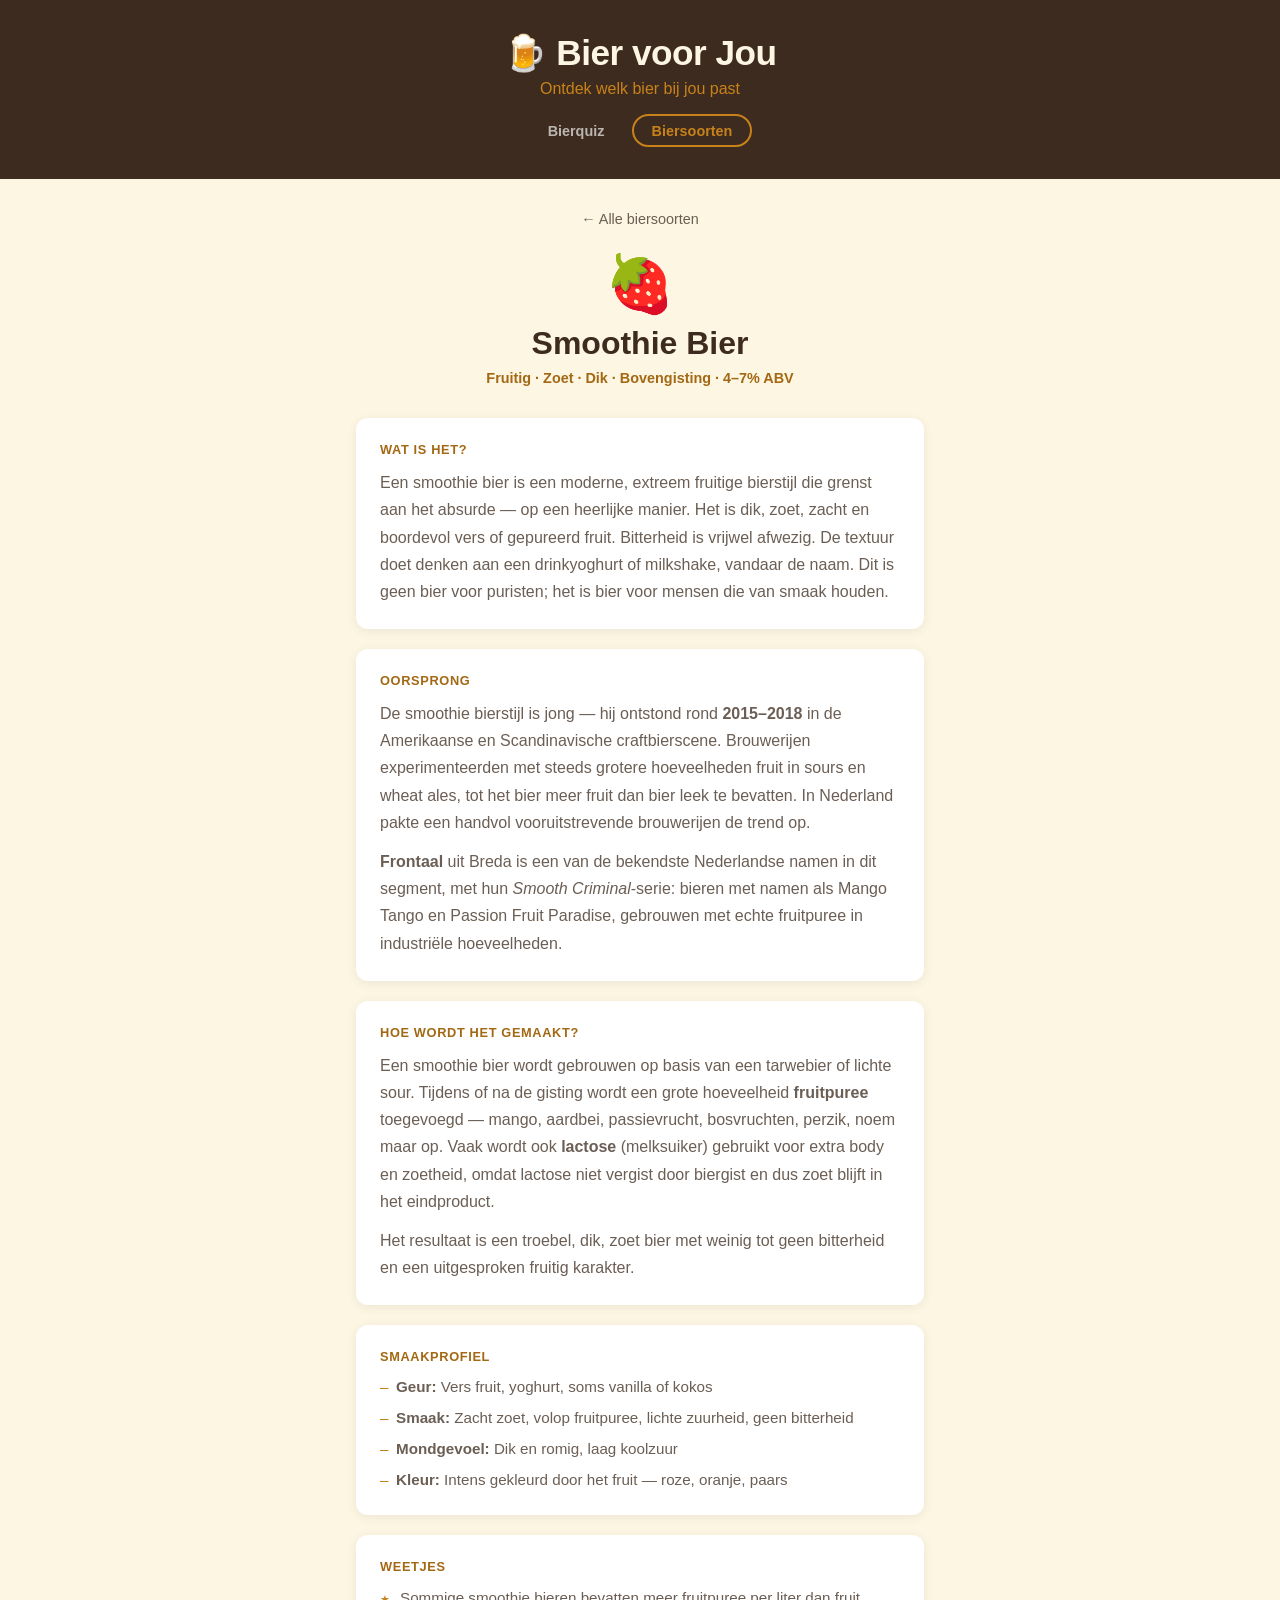
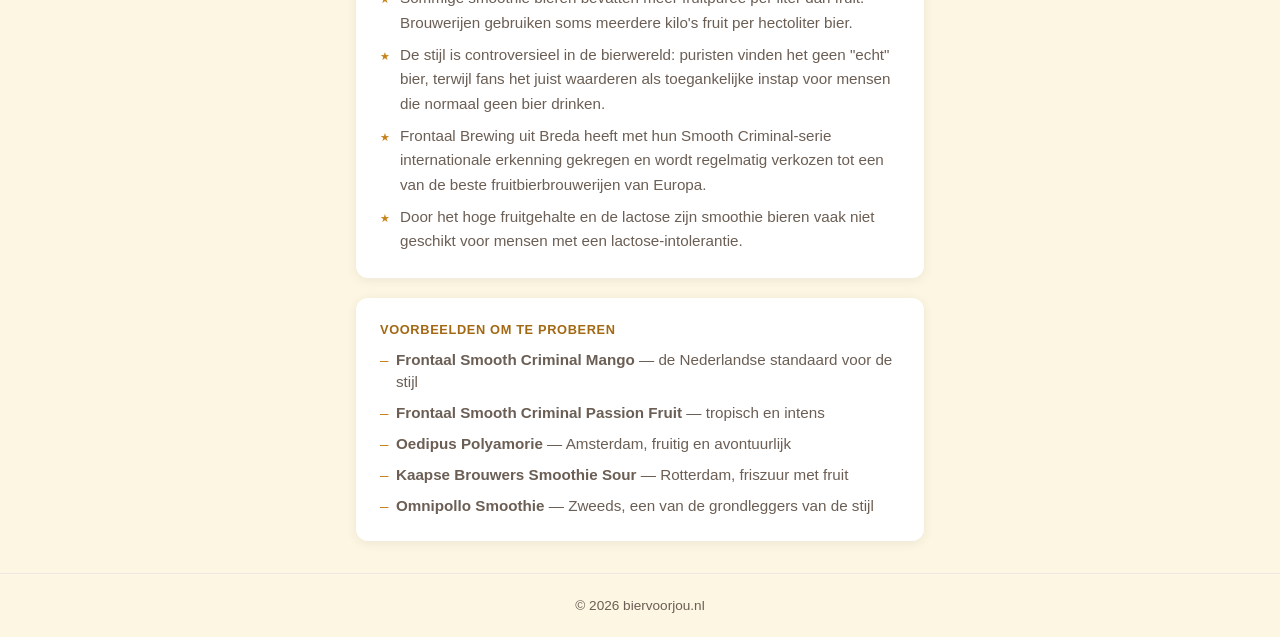
<file: biersoorten/smoothie.html>
<!DOCTYPE html>
<html lang="nl">
<head>
  <meta charset="UTF-8" />
  <meta name="viewport" content="width=device-width, initial-scale=1.0" />
  <title>Smoothie Bier — Bier voor Jou</title>
  <link rel="stylesheet" href="../style.css" />
</head>
<body>
  <header>
    <h1><a href="../index.html">🍺 Bier voor Jou</a></h1>
    <p class="tagline">Ontdek welk bier bij jou past</p>
    <nav>
      <a href="../index.html" class="nav-link">Bierquiz</a>
      <a href="../biersoorten.html" class="nav-link active">Biersoorten</a>
    </nav>
  </header>

  <main class="main-wide">
    <a href="../biersoorten.html" class="breadcrumb">← Alle biersoorten</a>

    <div class="beer-hero">
      <div class="beer-hero-icon">🍓</div>
      <h2>Smoothie Bier</h2>
      <p class="beer-hero-tags">Fruitig · Zoet · Dik · Bovengisting · 4–7% ABV</p>
    </div>

    <div class="beer-content">
      <div class="beer-section">
        <h3>Wat is het?</h3>
        <p>Een smoothie bier is een moderne, extreem fruitige bierstijl die grenst aan het absurde — op een heerlijke manier. Het is dik, zoet, zacht en boordevol vers of gepureerd fruit. Bitterheid is vrijwel afwezig. De textuur doet denken aan een drinkyoghurt of milkshake, vandaar de naam. Dit is geen bier voor puristen; het is bier voor mensen die van smaak houden.</p>
      </div>

      <div class="beer-section">
        <h3>Oorsprong</h3>
        <p>De smoothie bierstijl is jong — hij ontstond rond <strong>2015–2018</strong> in de Amerikaanse en Scandinavische craftbierscene. Brouwerijen experimenteerden met steeds grotere hoeveelheden fruit in sours en wheat ales, tot het bier meer fruit dan bier leek te bevatten. In Nederland pakte een handvol vooruitstrevende brouwerijen de trend op.</p>
        <p><strong>Frontaal</strong> uit Breda is een van de bekendste Nederlandse namen in dit segment, met hun <em>Smooth Criminal</em>-serie: bieren met namen als Mango Tango en Passion Fruit Paradise, gebrouwen met echte fruitpuree in industriële hoeveelheden.</p>
      </div>

      <div class="beer-section">
        <h3>Hoe wordt het gemaakt?</h3>
        <p>Een smoothie bier wordt gebrouwen op basis van een tarwebier of lichte sour. Tijdens of na de gisting wordt een grote hoeveelheid <strong>fruitpuree</strong> toegevoegd — mango, aardbei, passievrucht, bosvruchten, perzik, noem maar op. Vaak wordt ook <strong>lactose</strong> (melksuiker) gebruikt voor extra body en zoetheid, omdat lactose niet vergist door biergist en dus zoet blijft in het eindproduct.</p>
        <p>Het resultaat is een troebel, dik, zoet bier met weinig tot geen bitterheid en een uitgesproken fruitig karakter.</p>
      </div>

      <div class="beer-section">
        <h3>Smaakprofiel</h3>
        <ul class="taste-list">
          <li><strong>Geur:</strong> Vers fruit, yoghurt, soms vanilla of kokos</li>
          <li><strong>Smaak:</strong> Zacht zoet, volop fruitpuree, lichte zuurheid, geen bitterheid</li>
          <li><strong>Mondgevoel:</strong> Dik en romig, laag koolzuur</li>
          <li><strong>Kleur:</strong> Intens gekleurd door het fruit — roze, oranje, paars</li>
        </ul>
      </div>

      <div class="beer-section">
        <h3>Weetjes</h3>
        <ul class="facts-list">
          <li>Sommige smoothie bieren bevatten meer fruitpuree per liter dan fruit. Brouwerijen gebruiken soms meerdere kilo's fruit per hectoliter bier.</li>
          <li>De stijl is controversieel in de bierwereld: puristen vinden het geen "echt" bier, terwijl fans het juist waarderen als toegankelijke instap voor mensen die normaal geen bier drinken.</li>
          <li>Frontaal Brewing uit Breda heeft met hun Smooth Criminal-serie internationale erkenning gekregen en wordt regelmatig verkozen tot een van de beste fruitbierbrouwerijen van Europa.</li>
          <li>Door het hoge fruitgehalte en de lactose zijn smoothie bieren vaak niet geschikt voor mensen met een lactose-intolerantie.</li>
        </ul>
      </div>

      <div class="beer-section">
        <h3>Voorbeelden om te proberen</h3>
        <ul class="examples-list">
          <li><strong>Frontaal Smooth Criminal Mango</strong> — de Nederlandse standaard voor de stijl</li>
          <li><strong>Frontaal Smooth Criminal Passion Fruit</strong> — tropisch en intens</li>
          <li><strong>Oedipus Polyamorie</strong> — Amsterdam, fruitig en avontuurlijk</li>
          <li><strong>Kaapse Brouwers Smoothie Sour</strong> — Rotterdam, friszuur met fruit</li>
          <li><strong>Omnipollo Smoothie</strong> — Zweeds, een van de grondleggers van de stijl</li>
        </ul>
      </div>
    </div>
  </main>

  <footer>
    <p>© 2026 biervoorjou.nl</p>
  </footer>
</body>
</html>
</file>
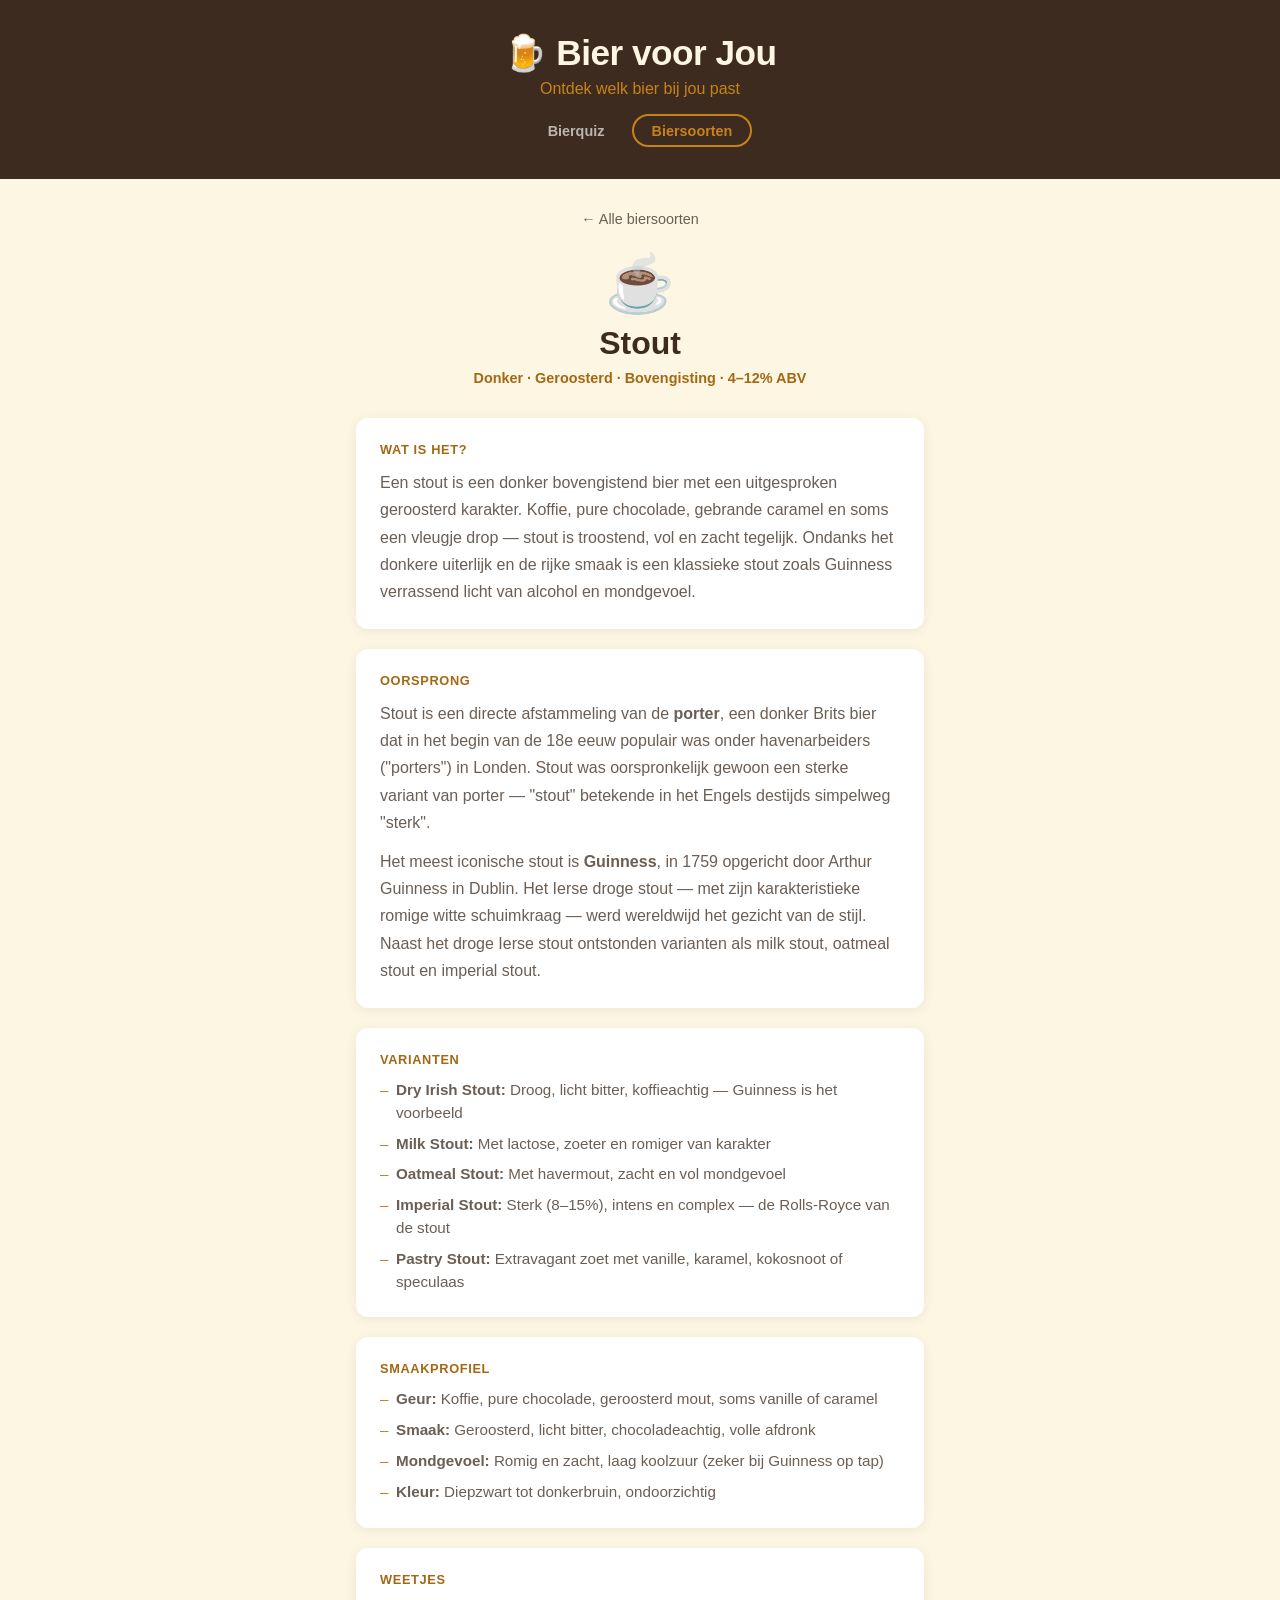
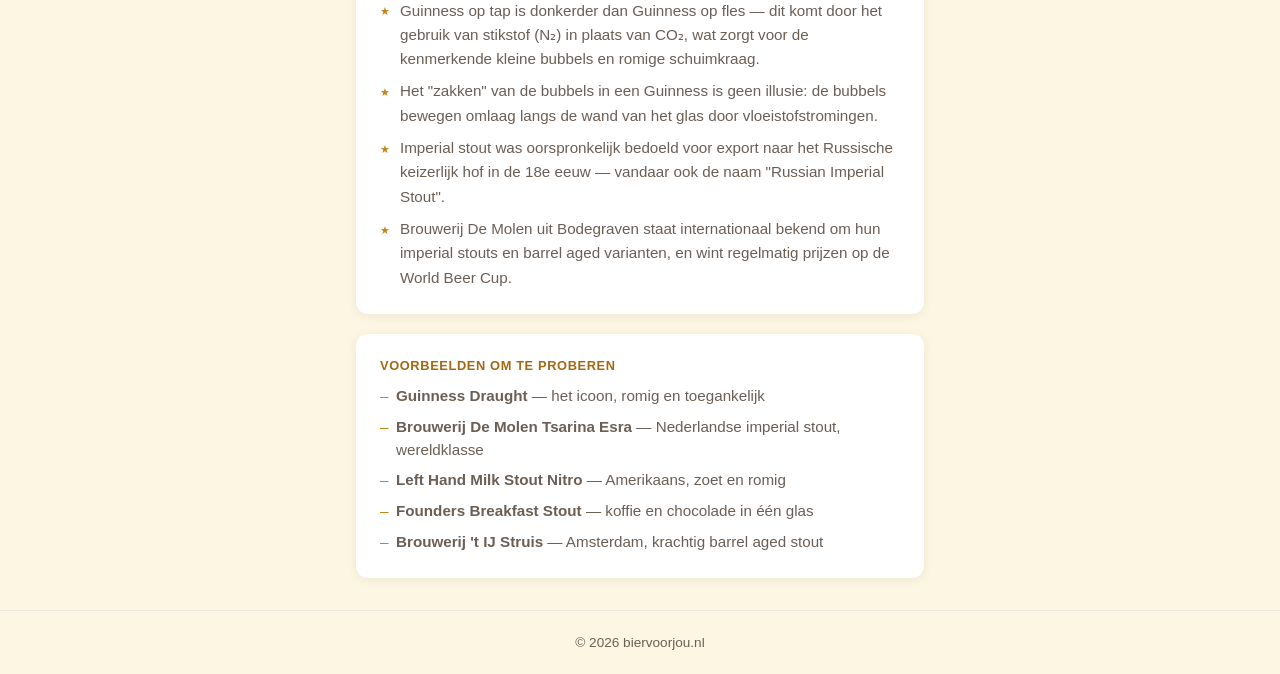
<file: biersoorten/stout.html>
<!DOCTYPE html>
<html lang="nl">
<head>
  <meta charset="UTF-8" />
  <meta name="viewport" content="width=device-width, initial-scale=1.0" />
  <title>Stout — Bier voor Jou</title>
  <link rel="stylesheet" href="../style.css" />
</head>
<body>
  <header>
    <h1><a href="../index.html">🍺 Bier voor Jou</a></h1>
    <p class="tagline">Ontdek welk bier bij jou past</p>
    <nav>
      <a href="../index.html" class="nav-link">Bierquiz</a>
      <a href="../biersoorten.html" class="nav-link active">Biersoorten</a>
    </nav>
  </header>

  <main class="main-wide">
    <a href="../biersoorten.html" class="breadcrumb">← Alle biersoorten</a>

    <div class="beer-hero">
      <div class="beer-hero-icon">☕</div>
      <h2>Stout</h2>
      <p class="beer-hero-tags">Donker · Geroosterd · Bovengisting · 4–12% ABV</p>
    </div>

    <div class="beer-content">
      <div class="beer-section">
        <h3>Wat is het?</h3>
        <p>Een stout is een donker bovengistend bier met een uitgesproken geroosterd karakter. Koffie, pure chocolade, gebrande caramel en soms een vleugje drop — stout is troostend, vol en zacht tegelijk. Ondanks het donkere uiterlijk en de rijke smaak is een klassieke stout zoals Guinness verrassend licht van alcohol en mondgevoel.</p>
      </div>

      <div class="beer-section">
        <h3>Oorsprong</h3>
        <p>Stout is een directe afstammeling van de <strong>porter</strong>, een donker Brits bier dat in het begin van de 18e eeuw populair was onder havenarbeiders ("porters") in Londen. Stout was oorspronkelijk gewoon een sterke variant van porter — "stout" betekende in het Engels destijds simpelweg "sterk".</p>
        <p>Het meest iconische stout is <strong>Guinness</strong>, in 1759 opgericht door Arthur Guinness in Dublin. Het Ierse droge stout — met zijn karakteristieke romige witte schuimkraag — werd wereldwijd het gezicht van de stijl. Naast het droge Ierse stout ontstonden varianten als milk stout, oatmeal stout en imperial stout.</p>
      </div>

      <div class="beer-section">
        <h3>Varianten</h3>
        <ul class="taste-list">
          <li><strong>Dry Irish Stout:</strong> Droog, licht bitter, koffieachtig — Guinness is het voorbeeld</li>
          <li><strong>Milk Stout:</strong> Met lactose, zoeter en romiger van karakter</li>
          <li><strong>Oatmeal Stout:</strong> Met havermout, zacht en vol mondgevoel</li>
          <li><strong>Imperial Stout:</strong> Sterk (8–15%), intens en complex — de Rolls-Royce van de stout</li>
          <li><strong>Pastry Stout:</strong> Extravagant zoet met vanille, karamel, kokosnoot of speculaas</li>
        </ul>
      </div>

      <div class="beer-section">
        <h3>Smaakprofiel</h3>
        <ul class="taste-list">
          <li><strong>Geur:</strong> Koffie, pure chocolade, geroosterd mout, soms vanille of caramel</li>
          <li><strong>Smaak:</strong> Geroosterd, licht bitter, chocoladeachtig, volle afdronk</li>
          <li><strong>Mondgevoel:</strong> Romig en zacht, laag koolzuur (zeker bij Guinness op tap)</li>
          <li><strong>Kleur:</strong> Diepzwart tot donkerbruin, ondoorzichtig</li>
        </ul>
      </div>

      <div class="beer-section">
        <h3>Weetjes</h3>
        <ul class="facts-list">
          <li>Guinness op tap is donkerder dan Guinness op fles — dit komt door het gebruik van stikstof (N₂) in plaats van CO₂, wat zorgt voor de kenmerkende kleine bubbels en romige schuimkraag.</li>
          <li>Het "zakken" van de bubbels in een Guinness is geen illusie: de bubbels bewegen omlaag langs de wand van het glas door vloeistofstromingen.</li>
          <li>Imperial stout was oorspronkelijk bedoeld voor export naar het Russische keizerlijk hof in de 18e eeuw — vandaar ook de naam "Russian Imperial Stout".</li>
          <li>Brouwerij De Molen uit Bodegraven staat internationaal bekend om hun imperial stouts en barrel aged varianten, en wint regelmatig prijzen op de World Beer Cup.</li>
        </ul>
      </div>

      <div class="beer-section">
        <h3>Voorbeelden om te proberen</h3>
        <ul class="examples-list">
          <li><strong>Guinness Draught</strong> — het icoon, romig en toegankelijk</li>
          <li><strong>Brouwerij De Molen Tsarina Esra</strong> — Nederlandse imperial stout, wereldklasse</li>
          <li><strong>Left Hand Milk Stout Nitro</strong> — Amerikaans, zoet en romig</li>
          <li><strong>Founders Breakfast Stout</strong> — koffie en chocolade in één glas</li>
          <li><strong>Brouwerij 't IJ Struis</strong> — Amsterdam, krachtig barrel aged stout</li>
        </ul>
      </div>
    </div>
  </main>

  <footer>
    <p>© 2026 biervoorjou.nl</p>
  </footer>
</body>
</html>
</file>
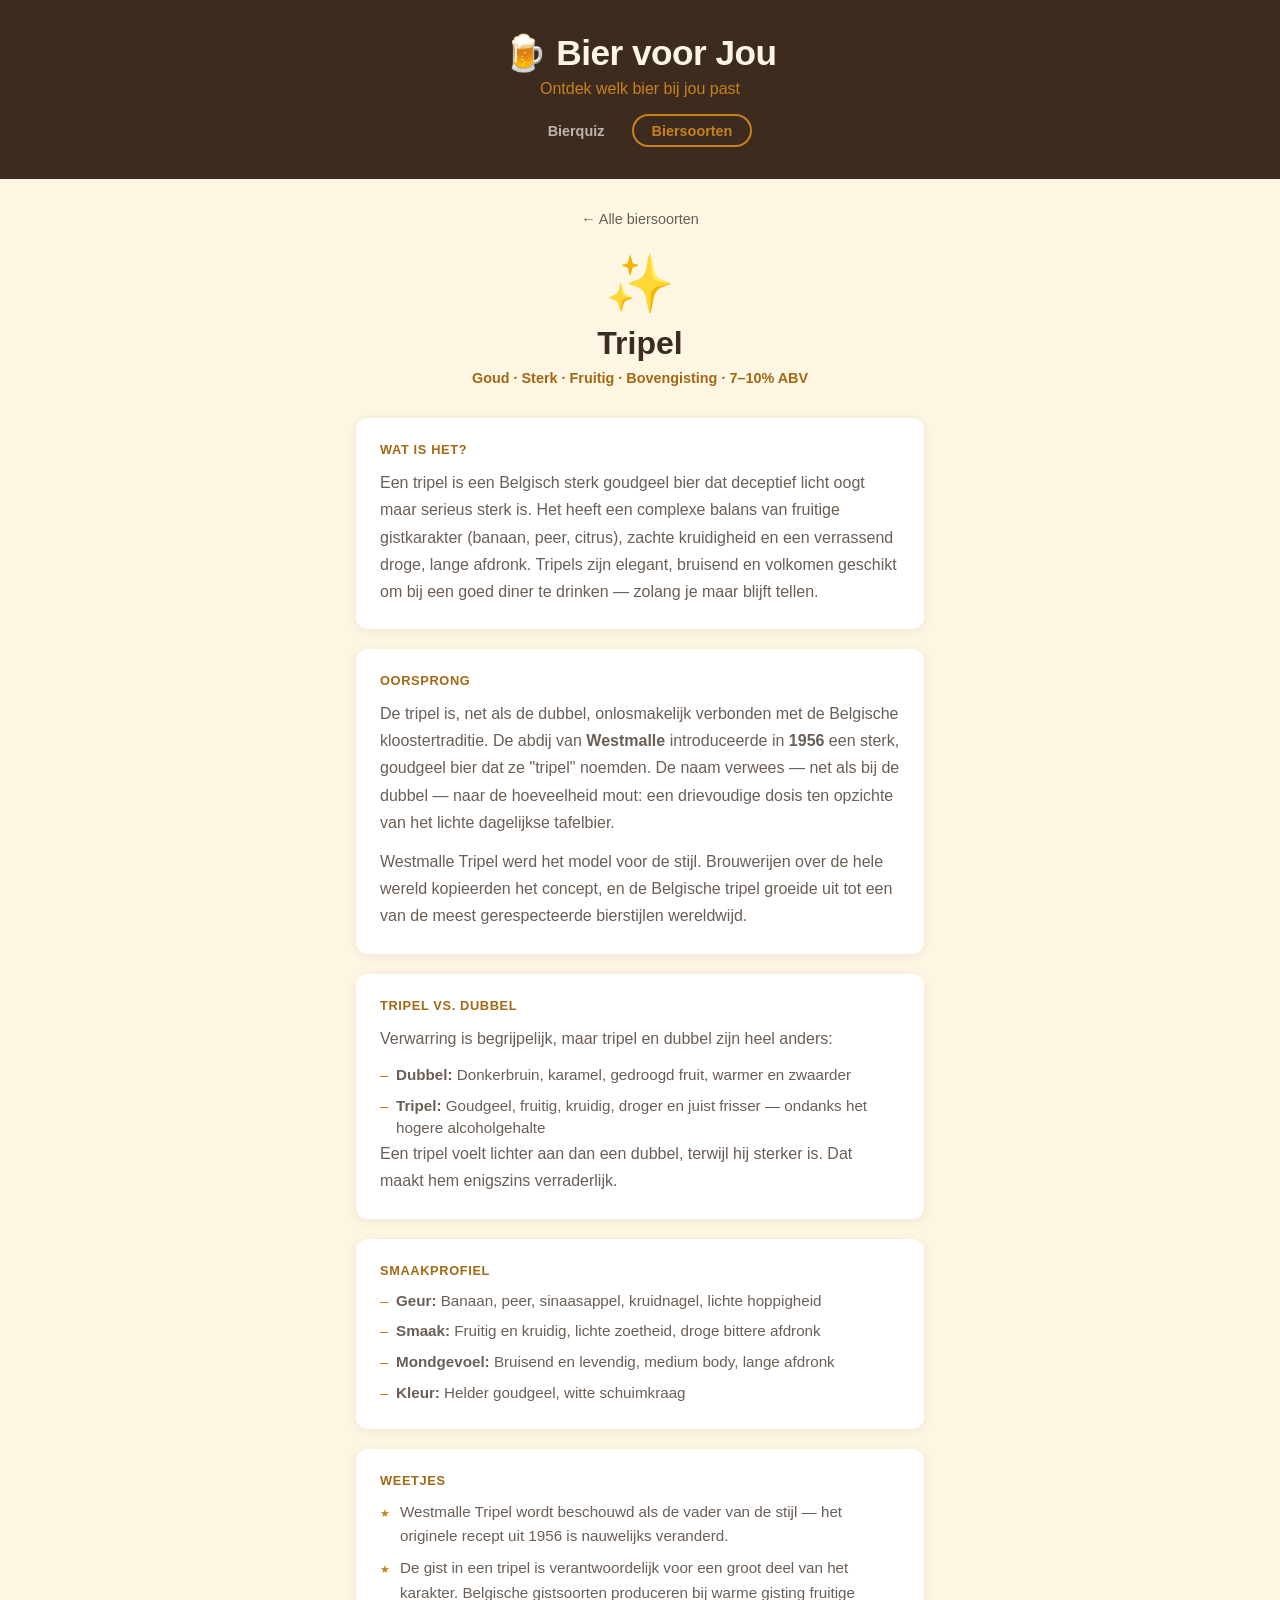
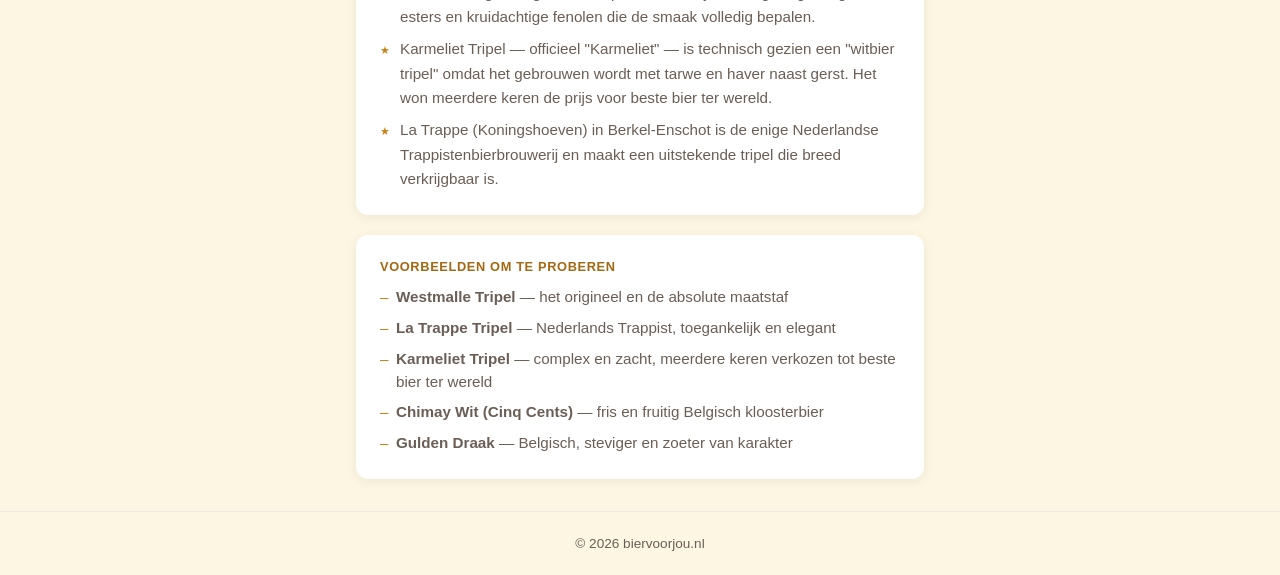
<file: biersoorten/tripel.html>
<!DOCTYPE html>
<html lang="nl">
<head>
  <meta charset="UTF-8" />
  <meta name="viewport" content="width=device-width, initial-scale=1.0" />
  <title>Tripel — Bier voor Jou</title>
  <link rel="stylesheet" href="../style.css" />
</head>
<body>
  <header>
    <h1><a href="../index.html">🍺 Bier voor Jou</a></h1>
    <p class="tagline">Ontdek welk bier bij jou past</p>
    <nav>
      <a href="../index.html" class="nav-link">Bierquiz</a>
      <a href="../biersoorten.html" class="nav-link active">Biersoorten</a>
    </nav>
  </header>

  <main class="main-wide">
    <a href="../biersoorten.html" class="breadcrumb">← Alle biersoorten</a>

    <div class="beer-hero">
      <div class="beer-hero-icon">✨</div>
      <h2>Tripel</h2>
      <p class="beer-hero-tags">Goud · Sterk · Fruitig · Bovengisting · 7–10% ABV</p>
    </div>

    <div class="beer-content">
      <div class="beer-section">
        <h3>Wat is het?</h3>
        <p>Een tripel is een Belgisch sterk goudgeel bier dat deceptief licht oogt maar serieus sterk is. Het heeft een complexe balans van fruitige gistkarakter (banaan, peer, citrus), zachte kruidigheid en een verrassend droge, lange afdronk. Tripels zijn elegant, bruisend en volkomen geschikt om bij een goed diner te drinken — zolang je maar blijft tellen.</p>
      </div>

      <div class="beer-section">
        <h3>Oorsprong</h3>
        <p>De tripel is, net als de dubbel, onlosmakelijk verbonden met de Belgische kloostertraditie. De abdij van <strong>Westmalle</strong> introduceerde in <strong>1956</strong> een sterk, goudgeel bier dat ze "tripel" noemden. De naam verwees — net als bij de dubbel — naar de hoeveelheid mout: een drievoudige dosis ten opzichte van het lichte dagelijkse tafelbier.</p>
        <p>Westmalle Tripel werd het model voor de stijl. Brouwerijen over de hele wereld kopieerden het concept, en de Belgische tripel groeide uit tot een van de meest gerespecteerde bierstijlen wereldwijd.</p>
      </div>

      <div class="beer-section">
        <h3>Tripel vs. Dubbel</h3>
        <p>Verwarring is begrijpelijk, maar tripel en dubbel zijn heel anders:</p>
        <ul class="taste-list">
          <li><strong>Dubbel:</strong> Donkerbruin, karamel, gedroogd fruit, warmer en zwaarder</li>
          <li><strong>Tripel:</strong> Goudgeel, fruitig, kruidig, droger en juist frisser — ondanks het hogere alcoholgehalte</li>
        </ul>
        <p>Een tripel voelt lichter aan dan een dubbel, terwijl hij sterker is. Dat maakt hem enigszins verraderlijk.</p>
      </div>

      <div class="beer-section">
        <h3>Smaakprofiel</h3>
        <ul class="taste-list">
          <li><strong>Geur:</strong> Banaan, peer, sinaasappel, kruidnagel, lichte hoppigheid</li>
          <li><strong>Smaak:</strong> Fruitig en kruidig, lichte zoetheid, droge bittere afdronk</li>
          <li><strong>Mondgevoel:</strong> Bruisend en levendig, medium body, lange afdronk</li>
          <li><strong>Kleur:</strong> Helder goudgeel, witte schuimkraag</li>
        </ul>
      </div>

      <div class="beer-section">
        <h3>Weetjes</h3>
        <ul class="facts-list">
          <li>Westmalle Tripel wordt beschouwd als de vader van de stijl — het originele recept uit 1956 is nauwelijks veranderd.</li>
          <li>De gist in een tripel is verantwoordelijk voor een groot deel van het karakter. Belgische gistsoorten produceren bij warme gisting fruitige esters en kruidachtige fenolen die de smaak volledig bepalen.</li>
          <li>Karmeliet Tripel — officieel "Karmeliet" — is technisch gezien een "witbier tripel" omdat het gebrouwen wordt met tarwe en haver naast gerst. Het won meerdere keren de prijs voor beste bier ter wereld.</li>
          <li>La Trappe (Koningshoeven) in Berkel-Enschot is de enige Nederlandse Trappistenbierbrouwerij en maakt een uitstekende tripel die breed verkrijgbaar is.</li>
        </ul>
      </div>

      <div class="beer-section">
        <h3>Voorbeelden om te proberen</h3>
        <ul class="examples-list">
          <li><strong>Westmalle Tripel</strong> — het origineel en de absolute maatstaf</li>
          <li><strong>La Trappe Tripel</strong> — Nederlands Trappist, toegankelijk en elegant</li>
          <li><strong>Karmeliet Tripel</strong> — complex en zacht, meerdere keren verkozen tot beste bier ter wereld</li>
          <li><strong>Chimay Wit (Cinq Cents)</strong> — fris en fruitig Belgisch kloosterbier</li>
          <li><strong>Gulden Draak</strong> — Belgisch, steviger en zoeter van karakter</li>
        </ul>
      </div>
    </div>
  </main>

  <footer>
    <p>© 2026 biervoorjou.nl</p>
  </footer>
</body>
</html>
</file>
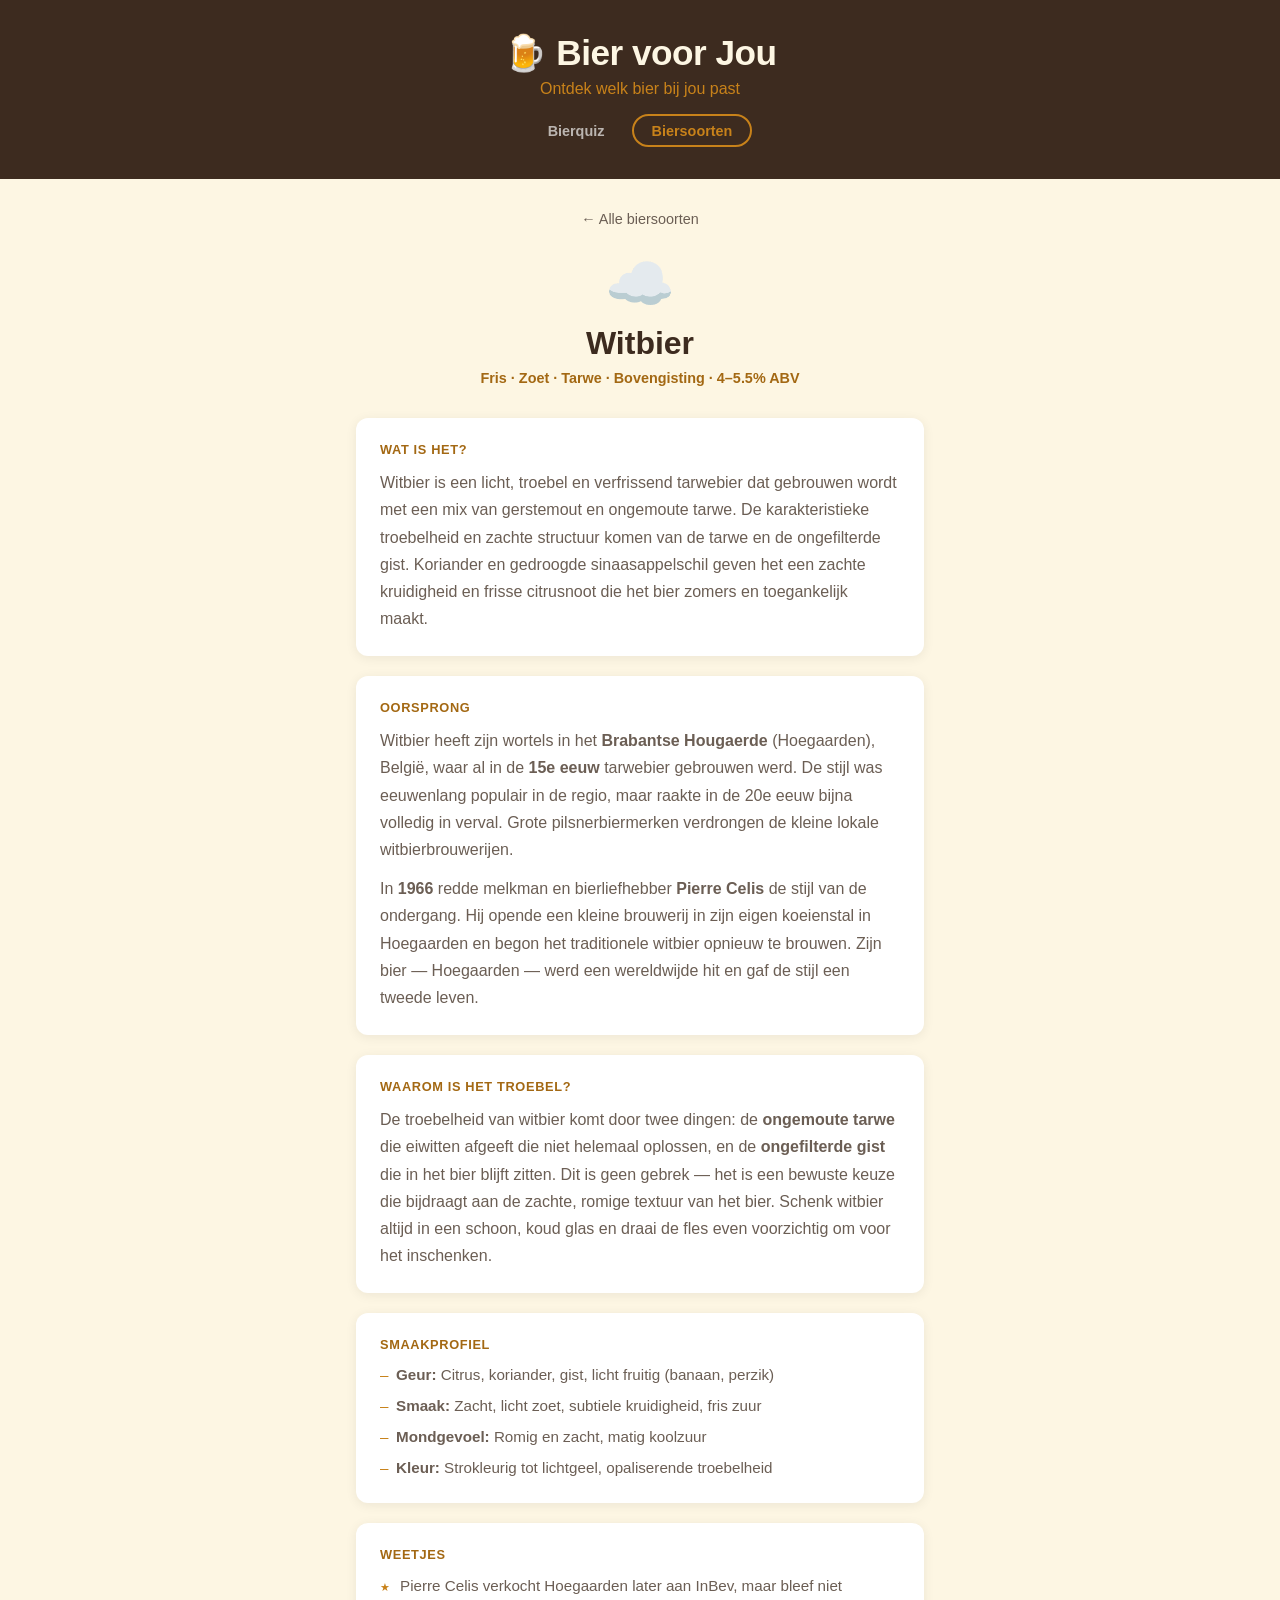
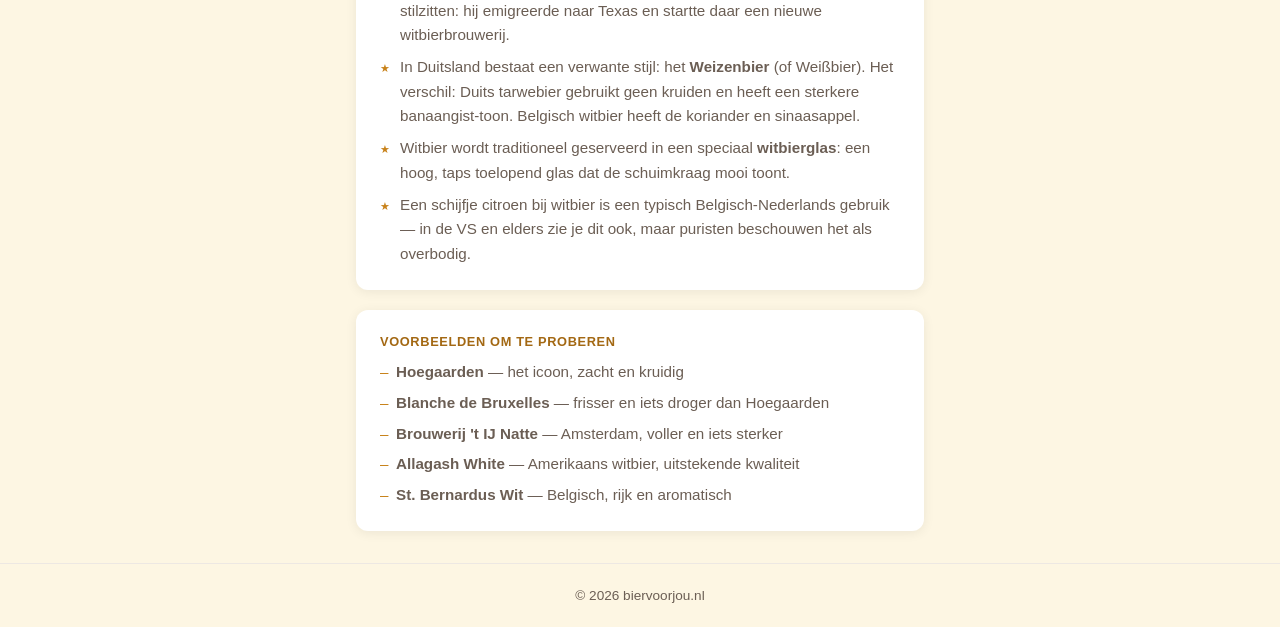
<file: biersoorten/witbier.html>
<!DOCTYPE html>
<html lang="nl">
<head>
  <meta charset="UTF-8" />
  <meta name="viewport" content="width=device-width, initial-scale=1.0" />
  <title>Witbier — Bier voor Jou</title>
  <link rel="stylesheet" href="../style.css" />
</head>
<body>
  <header>
    <h1><a href="../index.html">🍺 Bier voor Jou</a></h1>
    <p class="tagline">Ontdek welk bier bij jou past</p>
    <nav>
      <a href="../index.html" class="nav-link">Bierquiz</a>
      <a href="../biersoorten.html" class="nav-link active">Biersoorten</a>
    </nav>
  </header>

  <main class="main-wide">
    <a href="../biersoorten.html" class="breadcrumb">← Alle biersoorten</a>

    <div class="beer-hero">
      <div class="beer-hero-icon">☁️</div>
      <h2>Witbier</h2>
      <p class="beer-hero-tags">Fris · Zoet · Tarwe · Bovengisting · 4–5.5% ABV</p>
    </div>

    <div class="beer-content">
      <div class="beer-section">
        <h3>Wat is het?</h3>
        <p>Witbier is een licht, troebel en verfrissend tarwebier dat gebrouwen wordt met een mix van gerstemout en ongemoute tarwe. De karakteristieke troebelheid en zachte structuur komen van de tarwe en de ongefilterde gist. Koriander en gedroogde sinaasappelschil geven het een zachte kruidigheid en frisse citrusnoot die het bier zomers en toegankelijk maakt.</p>
      </div>

      <div class="beer-section">
        <h3>Oorsprong</h3>
        <p>Witbier heeft zijn wortels in het <strong>Brabantse Hougaerde</strong> (Hoegaarden), België, waar al in de <strong>15e eeuw</strong> tarwebier gebrouwen werd. De stijl was eeuwenlang populair in de regio, maar raakte in de 20e eeuw bijna volledig in verval. Grote pilsnerbiermerken verdrongen de kleine lokale witbierbrouwerijen.</p>
        <p>In <strong>1966</strong> redde melkman en bierliefhebber <strong>Pierre Celis</strong> de stijl van de ondergang. Hij opende een kleine brouwerij in zijn eigen koeienstal in Hoegaarden en begon het traditionele witbier opnieuw te brouwen. Zijn bier — Hoegaarden — werd een wereldwijde hit en gaf de stijl een tweede leven.</p>
      </div>

      <div class="beer-section">
        <h3>Waarom is het troebel?</h3>
        <p>De troebelheid van witbier komt door twee dingen: de <strong>ongemoute tarwe</strong> die eiwitten afgeeft die niet helemaal oplossen, en de <strong>ongefilterde gist</strong> die in het bier blijft zitten. Dit is geen gebrek — het is een bewuste keuze die bijdraagt aan de zachte, romige textuur van het bier. Schenk witbier altijd in een schoon, koud glas en draai de fles even voorzichtig om voor het inschenken.</p>
      </div>

      <div class="beer-section">
        <h3>Smaakprofiel</h3>
        <ul class="taste-list">
          <li><strong>Geur:</strong> Citrus, koriander, gist, licht fruitig (banaan, perzik)</li>
          <li><strong>Smaak:</strong> Zacht, licht zoet, subtiele kruidigheid, fris zuur</li>
          <li><strong>Mondgevoel:</strong> Romig en zacht, matig koolzuur</li>
          <li><strong>Kleur:</strong> Strokleurig tot lichtgeel, opaliserende troebelheid</li>
        </ul>
      </div>

      <div class="beer-section">
        <h3>Weetjes</h3>
        <ul class="facts-list">
          <li>Pierre Celis verkocht Hoegaarden later aan InBev, maar bleef niet stilzitten: hij emigreerde naar Texas en startte daar een nieuwe witbierbrouwerij.</li>
          <li>In Duitsland bestaat een verwante stijl: het <strong>Weizenbier</strong> (of Weißbier). Het verschil: Duits tarwebier gebruikt geen kruiden en heeft een sterkere banaangist-toon. Belgisch witbier heeft de koriander en sinaasappel.</li>
          <li>Witbier wordt traditioneel geserveerd in een speciaal <strong>witbierglas</strong>: een hoog, taps toelopend glas dat de schuimkraag mooi toont.</li>
          <li>Een schijfje citroen bij witbier is een typisch Belgisch-Nederlands gebruik — in de VS en elders zie je dit ook, maar puristen beschouwen het als overbodig.</li>
        </ul>
      </div>

      <div class="beer-section">
        <h3>Voorbeelden om te proberen</h3>
        <ul class="examples-list">
          <li><strong>Hoegaarden</strong> — het icoon, zacht en kruidig</li>
          <li><strong>Blanche de Bruxelles</strong> — frisser en iets droger dan Hoegaarden</li>
          <li><strong>Brouwerij 't IJ Natte</strong> — Amsterdam, voller en iets sterker</li>
          <li><strong>Allagash White</strong> — Amerikaans witbier, uitstekende kwaliteit</li>
          <li><strong>St. Bernardus Wit</strong> — Belgisch, rijk en aromatisch</li>
        </ul>
      </div>
    </div>
  </main>

  <footer>
    <p>© 2026 biervoorjou.nl</p>
  </footer>
</body>
</html>
</file>
<file: style.css>
*, *::before, *::after {
  box-sizing: border-box;
  margin: 0;
  padding: 0;
}

:root {
  --amber: #c8821a;
  --amber-dark: #a36813;
  --cream: #fdf6e3;
  --brown: #3d2b1f;
  --gray: #6b5e54;
  --light-gray: #ede8e3;
  --radius: 12px;
}

body {
  font-family: -apple-system, BlinkMacSystemFont, "Segoe UI", sans-serif;
  background: var(--cream);
  color: var(--brown);
  min-height: 100vh;
  display: flex;
  flex-direction: column;
}

header {
  background: var(--brown);
  color: var(--cream);
  text-align: center;
  padding: 2rem 1rem;
}

header h1 {
  font-size: 2.2rem;
  letter-spacing: -0.5px;
}

header h1 a {
  color: inherit;
  text-decoration: none;
}

header .tagline {
  margin-top: 0.4rem;
  color: var(--amber);
  font-size: 1rem;
}

header nav {
  margin-top: 1rem;
  display: flex;
  justify-content: center;
  gap: 0.5rem;
}

.nav-link {
  color: rgba(255,255,255,0.65);
  text-decoration: none;
  font-size: 0.9rem;
  font-weight: 600;
  padding: 0.4rem 1.1rem;
  border-radius: 999px;
  border: 2px solid transparent;
  transition: all 0.2s;
}

.nav-link:hover,
.nav-link.active {
  color: var(--amber);
  border-color: var(--amber);
}

main {
  flex: 1;
  display: flex;
  align-items: center;
  justify-content: center;
  padding: 2rem 1rem;
}

section {
  width: 100%;
  max-width: 560px;
  text-align: center;
}

.hidden {
  display: none !important;
}

/* Intro */
#intro p {
  font-size: 1.1rem;
  color: var(--gray);
  margin-bottom: 2rem;
}

/* Buttons */
.btn-primary,
.btn-secondary {
  display: inline-block;
  padding: 0.85rem 2.2rem;
  border: none;
  border-radius: 999px;
  font-size: 1rem;
  font-weight: 600;
  cursor: pointer;
  transition: background 0.2s, transform 0.1s;
}

.btn-primary {
  background: var(--amber);
  color: #fff;
}

.btn-primary:hover {
  background: var(--amber-dark);
  transform: translateY(-1px);
}

.btn-secondary {
  background: var(--light-gray);
  color: var(--brown);
  margin-top: 1.5rem;
}

.btn-secondary:hover {
  background: #ddd4cc;
}

/* Progress */
#progress {
  margin-bottom: 1.5rem;
}

#progress-text {
  font-size: 0.85rem;
  color: var(--gray);
  display: block;
  margin-bottom: 0.5rem;
}

#progress-bar {
  height: 6px;
  background: var(--light-gray);
  border-radius: 999px;
  overflow: hidden;
}

#progress-fill {
  height: 100%;
  background: var(--amber);
  border-radius: 999px;
  transition: width 0.3s ease;
  width: 0%;
}

/* Question */
#question-text {
  font-size: 1.35rem;
  margin-bottom: 1.5rem;
  line-height: 1.4;
}

#options {
  display: flex;
  flex-direction: column;
  gap: 0.75rem;
}

.option-btn {
  background: #fff;
  border: 2px solid var(--light-gray);
  border-radius: var(--radius);
  padding: 0.9rem 1.2rem;
  font-size: 1rem;
  cursor: pointer;
  text-align: left;
  transition: border-color 0.15s, background 0.15s;
  color: var(--brown);
}

.option-btn:hover {
  border-color: var(--amber);
  background: #fff8ee;
}

/* Result */
#result-card {
  background: #fff;
  border-radius: var(--radius);
  padding: 2rem;
  box-shadow: 0 2px 16px rgba(0,0,0,0.08);
  margin-top: 1rem;
}

#result-icon {
  font-size: 3.5rem;
  margin-bottom: 0.5rem;
}

#result-name {
  font-size: 1.6rem;
  margin-bottom: 0.75rem;
  color: var(--amber-dark);
}

#result-description {
  color: var(--gray);
  line-height: 1.6;
  margin-bottom: 1rem;
}

.examples {
  font-size: 0.9rem;
  font-style: italic;
  color: var(--gray);
}

.result-more {
  display: inline-block;
  margin-top: 1rem;
  color: var(--amber-dark);
  font-size: 0.95rem;
  font-weight: 600;
  text-decoration: none;
}

.result-more:hover {
  text-decoration: underline;
}

/* Biersoorten overview */
.main-wide {
  width: 100%;
  max-width: 600px;
  padding: 2rem 1rem;
  margin: 0 auto;
  display: flex;
  flex-direction: column;
}

.page-title {
  font-size: 1.8rem;
  margin-bottom: 0.5rem;
}

.page-intro {
  color: var(--gray);
  margin-bottom: 2rem;
  font-size: 1rem;
}

.beer-grid {
  display: grid;
  grid-template-columns: 1fr 1fr;
  gap: 0.75rem;
}

.beer-card {
  background: #fff;
  border-radius: var(--radius);
  padding: 1.25rem 1.5rem;
  box-shadow: 0 2px 12px rgba(0,0,0,0.07);
  text-decoration: none;
  color: var(--brown);
  transition: transform 0.15s, box-shadow 0.15s;
  display: flex;
  flex-direction: row;
  align-items: center;
  gap: 1.25rem;
}

.beer-card:hover {
  transform: translateY(-2px);
  box-shadow: 0 6px 20px rgba(0,0,0,0.12);
}

.beer-card-icon {
  font-size: 2rem;
  flex-shrink: 0;
}

.beer-card-body {
  display: flex;
  flex-direction: column;
  gap: 0.25rem;
}

.beer-card h3 {
  font-size: 1.05rem;
}

.beer-card p {
  font-size: 0.875rem;
  color: var(--gray);
  line-height: 1.5;
}

.beer-card-tags {
  font-size: 0.78rem;
  color: var(--amber-dark);
  font-weight: 600;
}

/* Beer detail page */
.breadcrumb {
  display: inline-block;
  color: var(--gray);
  text-decoration: none;
  font-size: 0.9rem;
  margin-bottom: 1.5rem;
}

.breadcrumb:hover {
  color: var(--amber);
}

.beer-hero {
  text-align: center;
  margin-bottom: 2rem;
}

.beer-hero-icon {
  font-size: 3.5rem;
  margin-bottom: 0.5rem;
}

.beer-hero h2 {
  font-size: 2rem;
  margin-bottom: 0.5rem;
}

.beer-hero-tags {
  color: var(--amber-dark);
  font-size: 0.9rem;
  font-weight: 600;
}

.beer-content {
  display: flex;
  flex-direction: column;
  gap: 1.25rem;
}

.beer-section {
  background: #fff;
  border-radius: var(--radius);
  padding: 1.5rem;
  box-shadow: 0 2px 12px rgba(0,0,0,0.07);
}

.beer-section h3 {
  font-size: 1rem;
  color: var(--amber-dark);
  margin-bottom: 0.75rem;
  text-transform: uppercase;
  letter-spacing: 0.05em;
  font-size: 0.8rem;
}

.beer-section p {
  color: var(--gray);
  line-height: 1.7;
  margin-bottom: 0.75rem;
}

.beer-section p:last-child {
  margin-bottom: 0;
}

.taste-list,
.facts-list,
.examples-list {
  list-style: none;
  display: flex;
  flex-direction: column;
  gap: 0.5rem;
}

.taste-list li,
.examples-list li {
  font-size: 0.95rem;
  color: var(--gray);
  line-height: 1.5;
  padding-left: 1rem;
  position: relative;
}

.taste-list li::before,
.examples-list li::before {
  content: "–";
  position: absolute;
  left: 0;
  color: var(--amber);
}

.facts-list li {
  font-size: 0.95rem;
  color: var(--gray);
  line-height: 1.6;
  padding-left: 1.25rem;
  position: relative;
}

.facts-list li::before {
  content: "★";
  position: absolute;
  left: 0;
  color: var(--amber);
  font-size: 0.7rem;
  top: 0.3rem;
}

footer {
  text-align: center;
  padding: 1.5rem;
  font-size: 0.85rem;
  color: var(--gray);
  border-top: 1px solid var(--light-gray);
}

@media (max-width: 560px) {
  header h1 { font-size: 1.7rem; }
  #question-text { font-size: 1.15rem; }
  .beer-grid { grid-template-columns: 1fr; }
}
</file>
